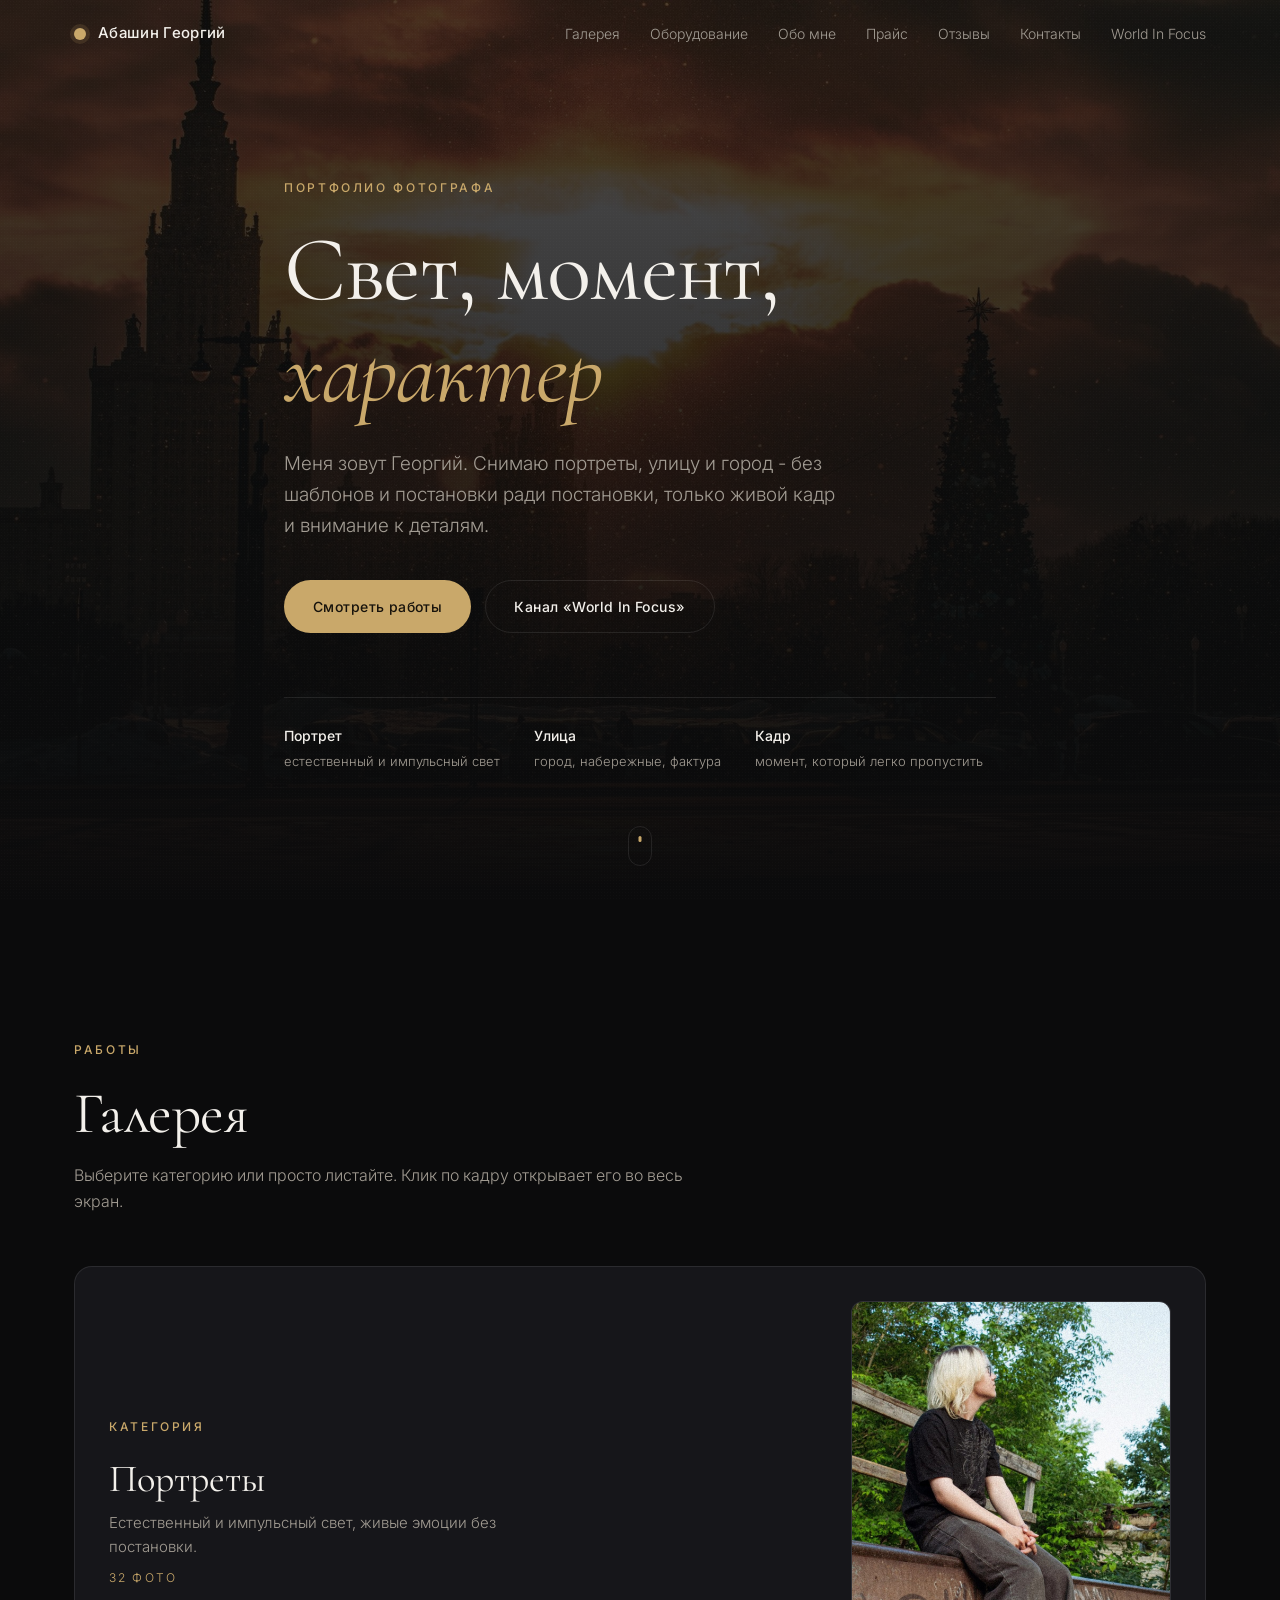
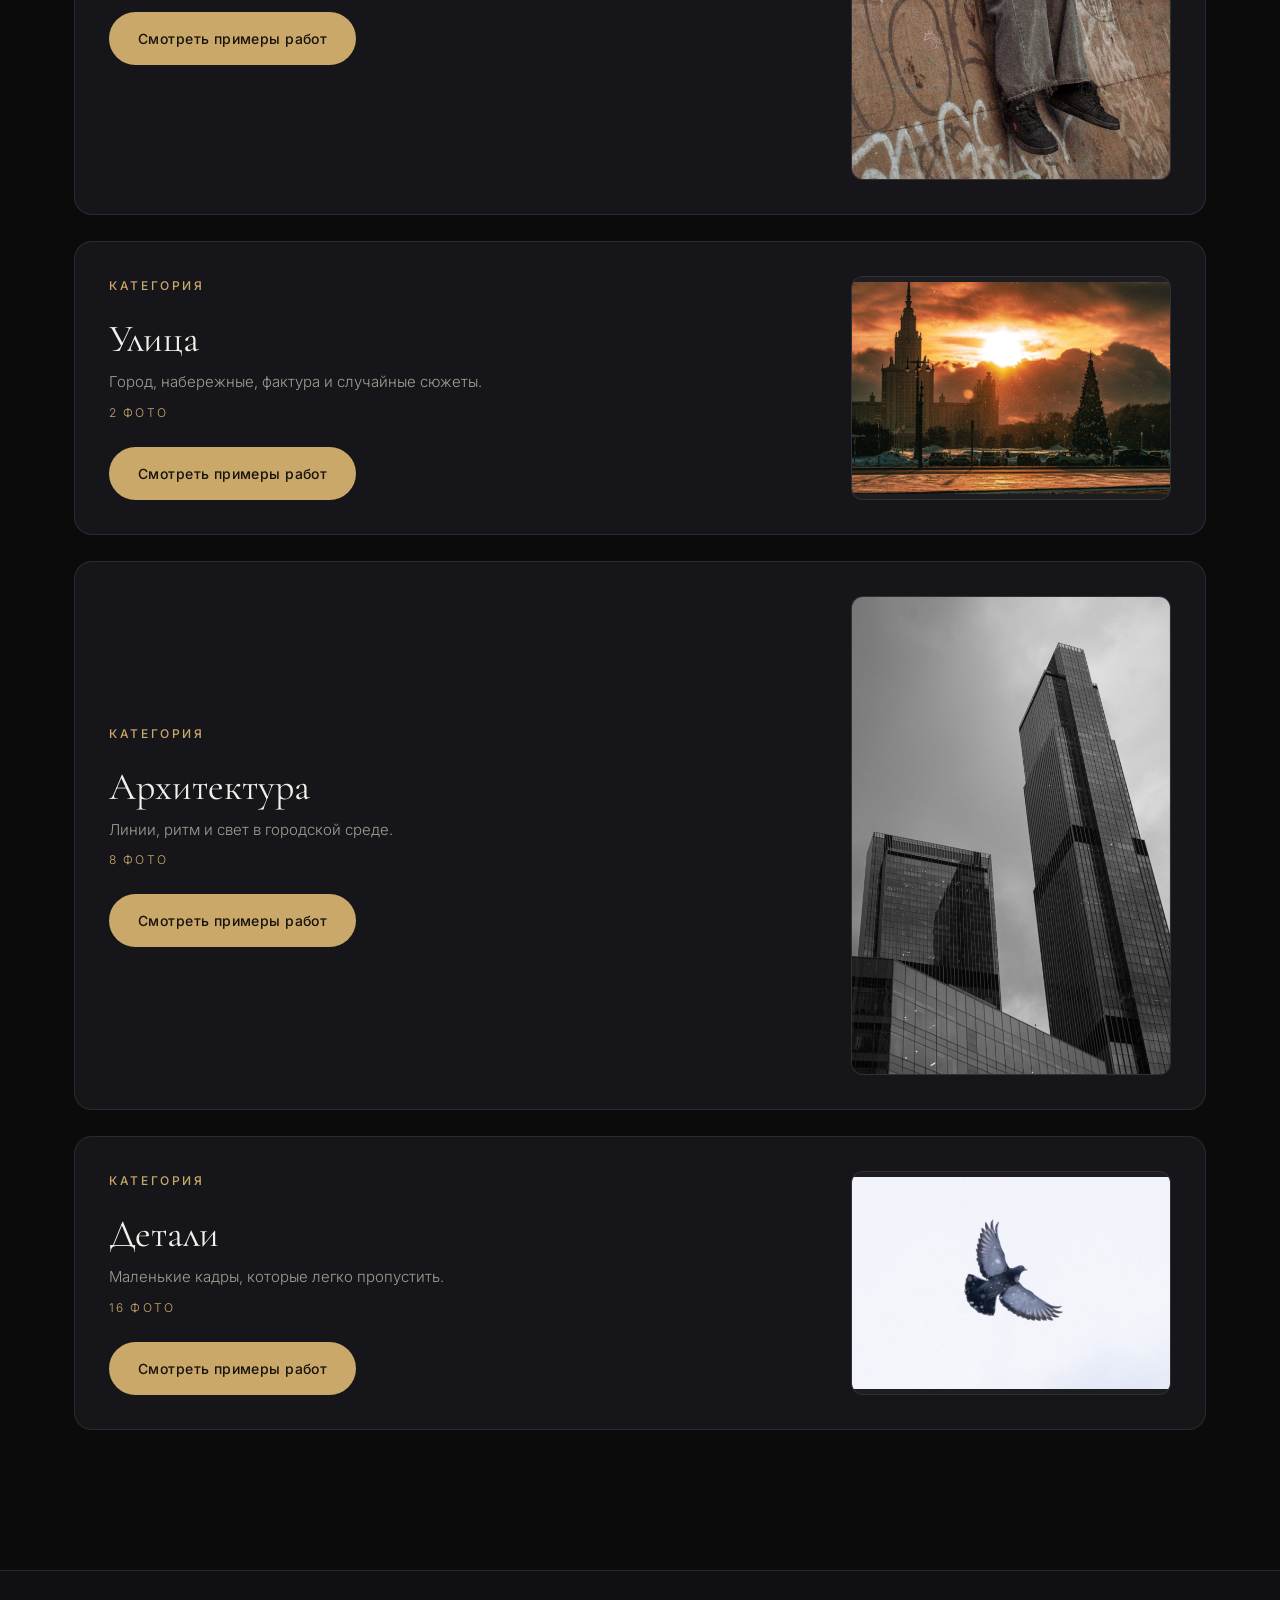
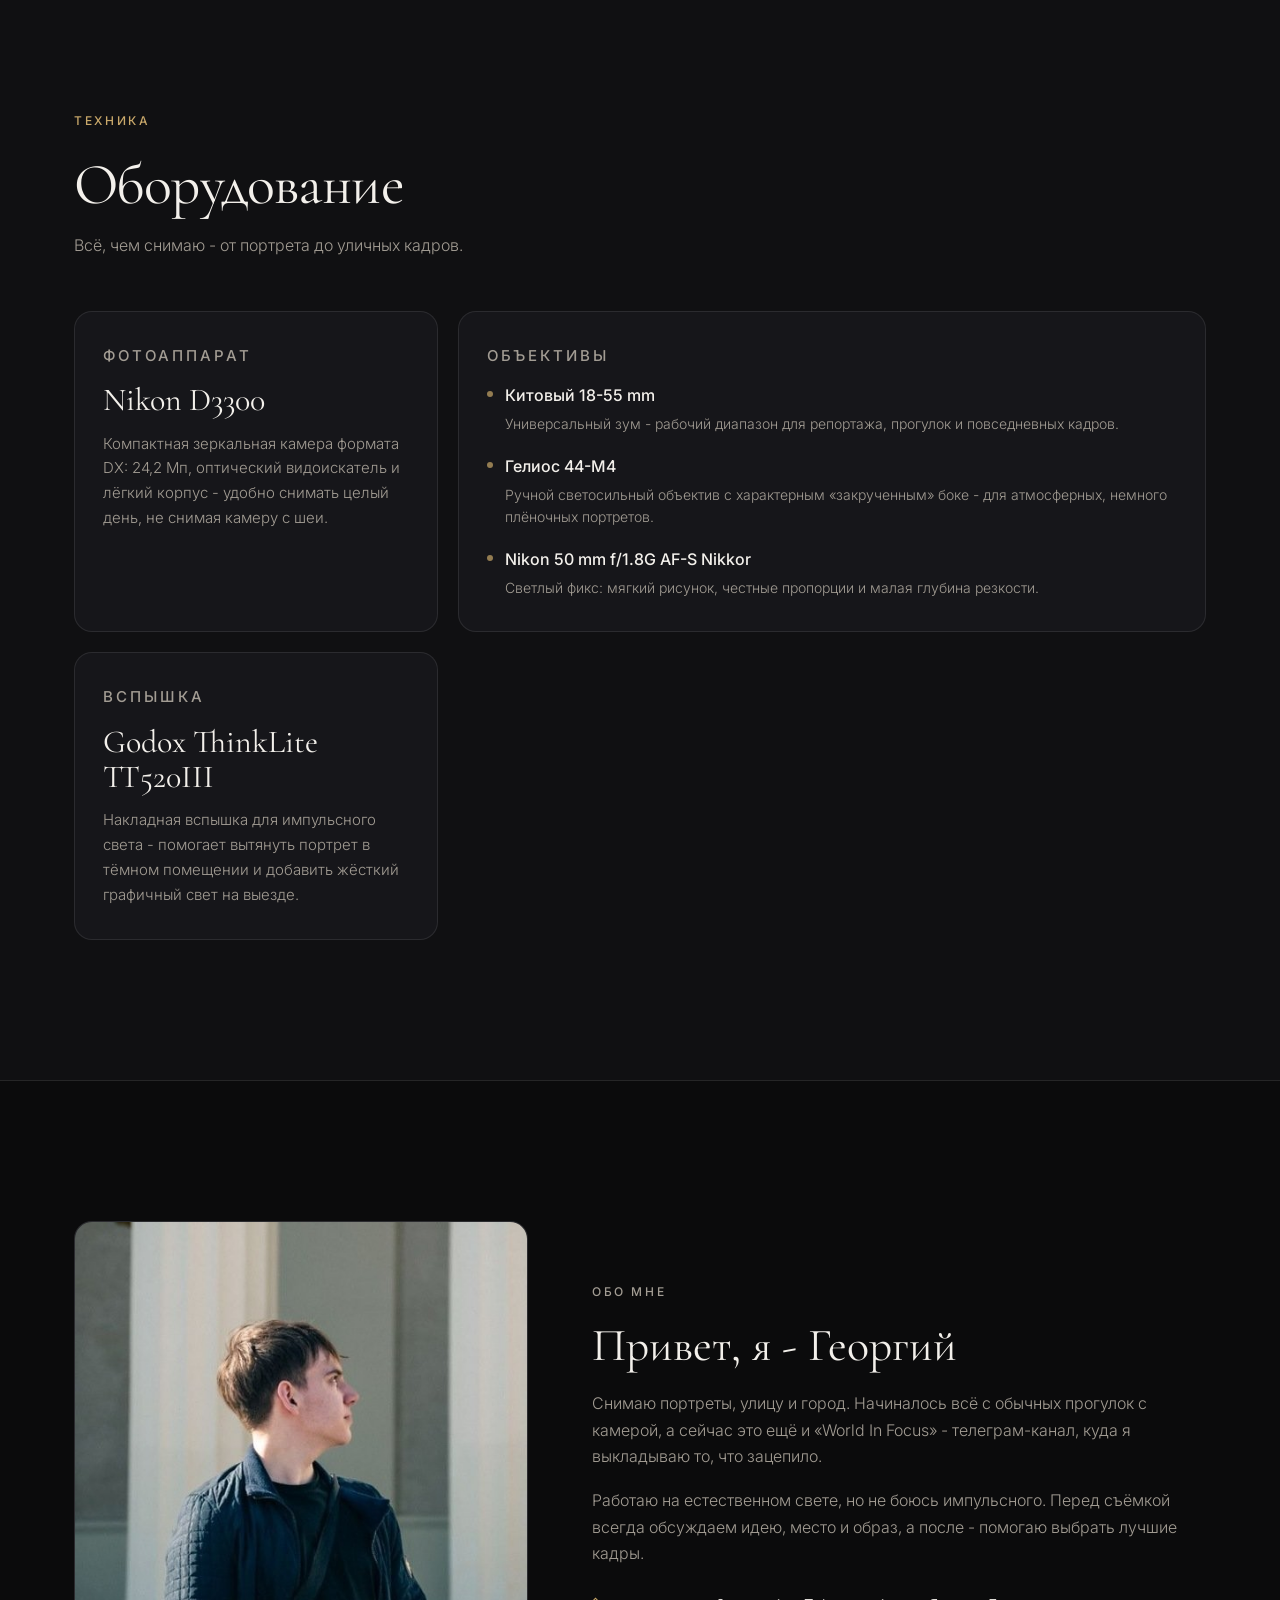
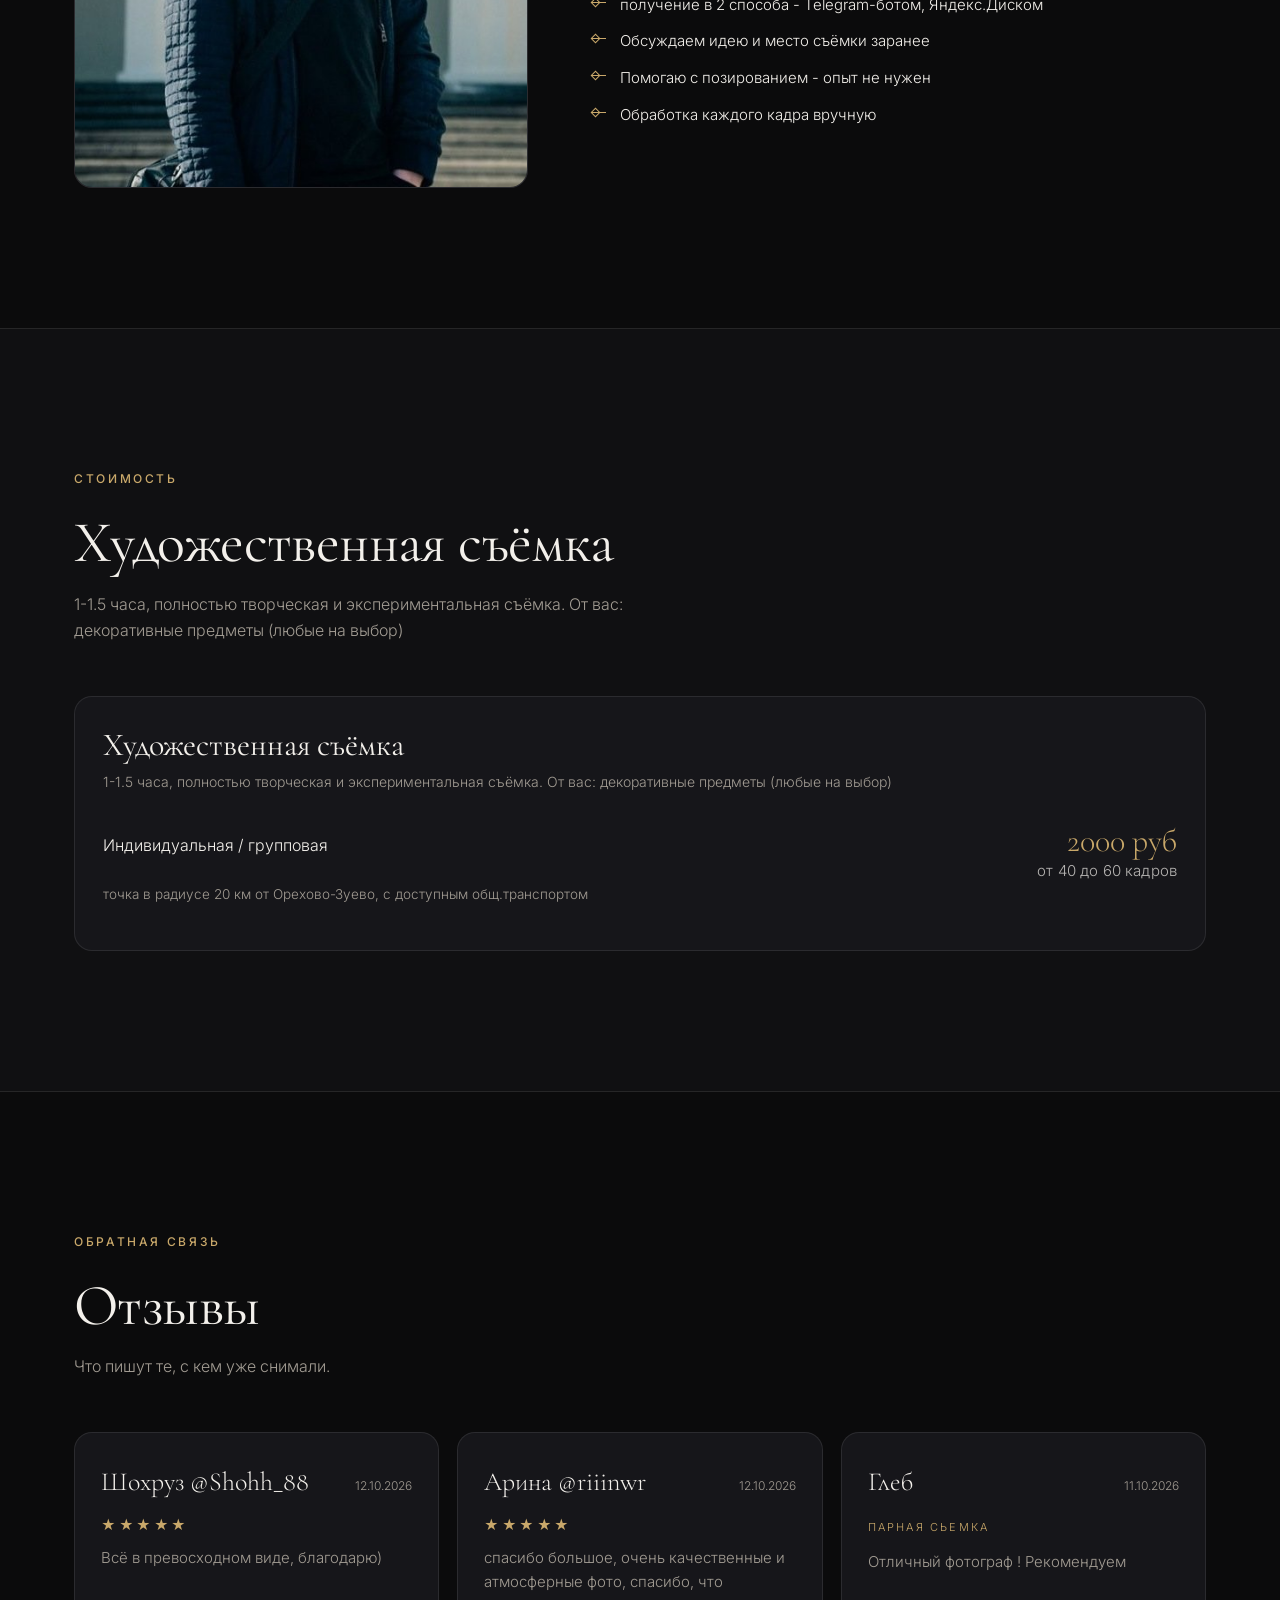
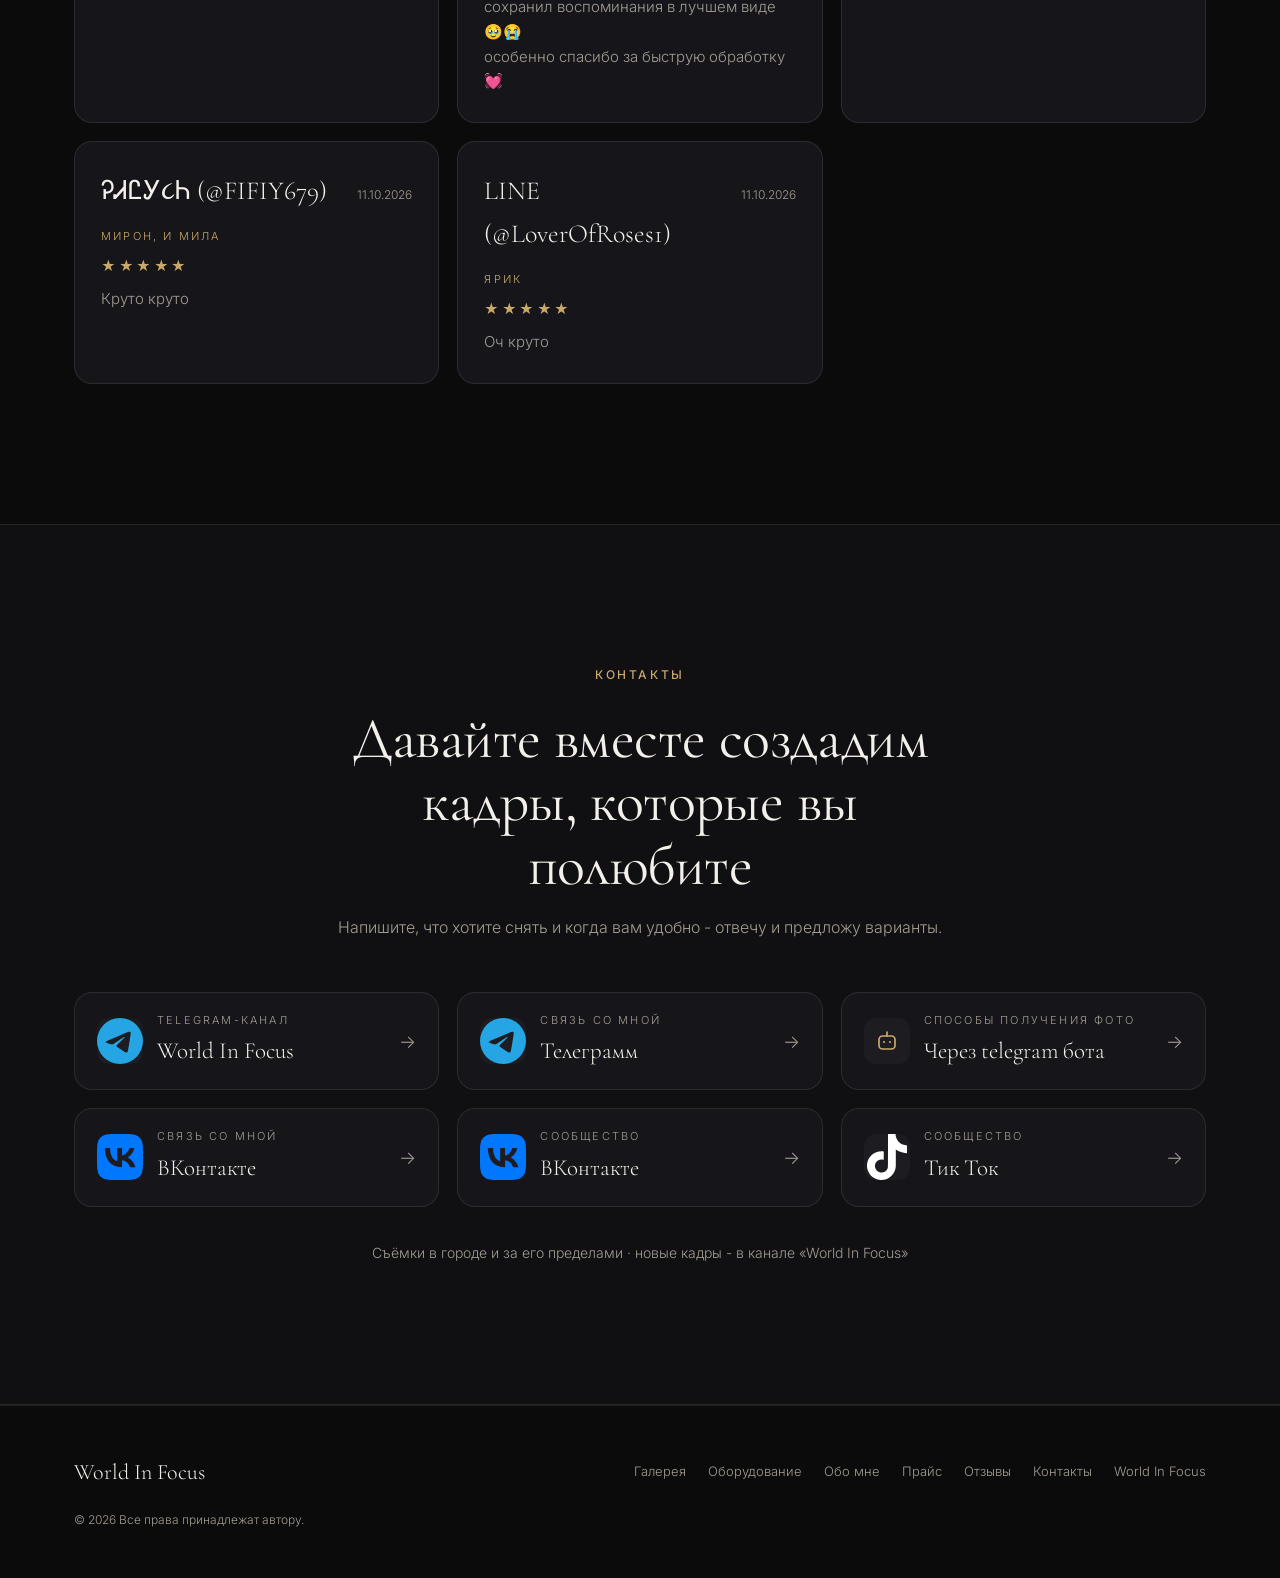
<file: index.html>
<!DOCTYPE html>
<html lang="ru">
<head>
<meta charset="utf-8">
<meta name="viewport" content="width=device-width, initial-scale=1">
<title>World In Focus - фотограф Георгий Абашин, Орехово-Зуево</title>
<meta name="description" content="Абашин Георгий (World In Focus) - фотограф в Орехово-Зуево и Московской области. Портреты, улица и город на естественном свете. Портфолио, прайс и отзывы клиентов.">
<meta name="author" content="Абашин Георгий">
<meta name="robots" content="index, follow">
<meta name="theme-color" content="#0b0b0c">
<link rel="canonical" href="https://worldinfocus.ru/">
<!-- Анимации появления включаются только когда работает JS:
     без него весь контент сразу виден. -->
<script>document.documentElement.classList.add("js");</script>
<meta property="og:type" content="website">
<meta property="og:title" content="World In Focus - фотограф Георгий Абашин, Орехово-Зуево">
<meta property="og:description" content="Портреты, улица и город. Фотограф Георгий Абашин, Орехово-Зуево.">
<meta property="og:image" content="images/hero.jpg">
<meta property="og:url" content="https://worldinfocus.ru/">
<meta property="og:locale" content="ru_RU">
<meta property="og:site_name" content="World In Focus">
<link rel="icon" href="favicon.svg" type="image/svg+xml">
<link rel="preconnect" href="https://fonts.googleapis.com">
<link rel="preconnect" href="https://fonts.gstatic.com" crossorigin>
<link href="https://fonts.googleapis.com/css2?family=Cormorant+Garamond:ital,wght@0,300;0,400;0,600;1,300;1,400&family=Inter:wght@300;400;500;600&display=swap" rel="stylesheet">
<link rel="stylesheet" href="css/style.css">
<script type="application/ld+json">
{
  "@context": "https://schema.org",
  "@graph": [
    {
      "@type": "Person",
      "@id": "https://worldinfocus.ru/#person",
      "name": "Абашин Георгий",
      "jobTitle": "Фотограф",
      "url": "https://worldinfocus.ru/",
      "sameAs": [
        "https://t.me/dikiykadr",
        "https://t.me/CorruptMemory"
      ]
    },
    {
      "@type": [
        "LocalBusiness",
        "ProfessionalService"
      ],
      "@id": "https://worldinfocus.ru/#business",
      "name": "World In Focus",
      "description": "Абашин Георгий (World In Focus) - фотограф в Орехово-Зуево и Московской области. Портреты, улица и город на естественном свете. Портфолио, прайс и отзывы клиентов.",
      "image": "images/hero.jpg",
      "url": "https://worldinfocus.ru/",
      "founder": {
        "@id": "https://worldinfocus.ru/#person"
      },
      "areaServed": "Орехово-Зуево",
      "address": {
        "@type": "PostalAddress",
        "addressLocality": "Орехово-Зуево",
        "addressRegion": "Московская область",
        "addressCountry": "RU"
      }
    }
  ]
}
</script>
</head>
<body>

<a class="skip-link" href="#gallery">Перейти к галерее</a>

<header class="site-header" id="top">
  <div class="wrap header-inner">
    <a class="brand" href="#top">
      <span class="brand-mark" aria-hidden="true"></span>
      <span class="brand-text">Абашин Георгий</span>
    </a>

    <button class="nav-toggle" id="nav-toggle" aria-label="Открыть меню" aria-expanded="false" aria-controls="nav">
      <span></span><span></span><span></span>
    </button>

    <nav class="nav" id="nav">
      <a href="#gallery">Галерея</a>
      <a href="#gear">Оборудование</a>
      <a href="#about">Обо мне</a>
      <a href="#price">Прайс</a>
      <a href="#reviews">Отзывы</a>
      <a href="#contact">Контакты</a>
      <a href="https://t.me/dikiykadr" target="_blank" rel="noopener">World In Focus</a>
    </nav>
  </div>
</header>

<main>

  <!-- ================= HERO ================= -->
  <section class="hero" id="hero">
    <div class="hero-media" aria-hidden="true"></div>
    <div class="wrap hero-inner">
      <p class="eyebrow reveal">Портфолио фотографа</p>
      <h1 class="reveal">Свет, момент,<br><em>характер</em></h1>
      <p class="hero-sub reveal">
        Меня зовут Георгий. Снимаю портреты, улицу и город - без шаблонов и постановки ради постановки, только живой кадр и внимание к деталям.
      </p>
      <div class="hero-actions reveal">
        <a class="btn btn-primary" href="#gallery">Смотреть работы</a>
        <a class="btn btn-ghost" href="https://t.me/dikiykadr" target="_blank" rel="noopener">Канал «World In Focus»</a>
      </div>
      <ul class="hero-facts reveal">
        <li><strong>Портрет</strong><span>естественный и импульсный свет</span></li>
        <li><strong>Улица</strong><span>город, набережные, фактура</span></li>
        <li><strong>Кадр</strong><span>момент, который легко пропустить</span></li>
      </ul>
    </div>
    <a class="hero-scroll" href="#gallery" aria-label="Вниз к галерее"><span></span></a>
  </section>

  <!-- ================= GALLERY ================= -->
  <section class="section" id="gallery">
    <div class="wrap">
      <header class="section-head">
        <p class="eyebrow">Работы</p>
        <h2>Галерея</h2>
        <p class="section-sub">Выберите категорию или просто листайте. Клик по кадру открывает его во весь экран.</p>
      </header>

      <div class="cat-list">
        <article class="cat-card reveal">
          <div class="cat-text">
            <p class="eyebrow">Категория</p>
            <h3>Портреты</h3>
            <p class="cat-sub">Естественный и импульсный свет, живые эмоции без постановки.</p>
            <p class="cat-count">32 фото</p>
            <a class="btn btn-primary" href="portraits.html">Смотреть примеры работ</a>
          </div>
          <a class="cat-cover" href="portraits.html"><img src="images/work-01.jpg" alt="Портрет на скейт-рампе" loading="eager" decoding="async"></a>
        </article>
        <article class="cat-card reveal">
          <div class="cat-text">
            <p class="eyebrow">Категория</p>
            <h3>Улица</h3>
            <p class="cat-sub">Город, набережные, фактура и случайные сюжеты.</p>
            <p class="cat-count">2 фото</p>
            <a class="btn btn-primary" href="street.html">Смотреть примеры работ</a>
          </div>
          <a class="cat-cover" href="street.html"><img src="images/work-05.jpg" alt="Закат над Москвой" loading="eager" decoding="async"></a>
        </article>
        <article class="cat-card reveal">
          <div class="cat-text">
            <p class="eyebrow">Категория</p>
            <h3>Архитектура</h3>
            <p class="cat-sub">Линии, ритм и свет в городской среде.</p>
            <p class="cat-count">8 фото</p>
            <a class="btn btn-primary" href="architecture.html">Смотреть примеры работ</a>
          </div>
          <a class="cat-cover" href="architecture.html"><img src="images/work-14.jpg" alt="Московская архитектура" loading="eager" decoding="async"></a>
        </article>
        <article class="cat-card reveal">
          <div class="cat-text">
            <p class="eyebrow">Категория</p>
            <h3>Детали</h3>
            <p class="cat-sub">Маленькие кадры, которые легко пропустить.</p>
            <p class="cat-count">16 фото</p>
            <a class="btn btn-primary" href="details.html">Смотреть примеры работ</a>
          </div>
          <a class="cat-cover" href="details.html"><img src="images/work-07.jpg" alt="Голубь в полёте" loading="eager" decoding="async"></a>
        </article>
      </div>
    </div>
  </section>

  <!-- ================= GEAR ================= -->
  <section class="section section-alt" id="gear">
    <div class="wrap">
      <header class="section-head">
        <p class="eyebrow">Техника</p>
        <h2>Оборудование</h2>
        <p class="section-sub">Всё, чем снимаю - от портрета до уличных кадров.</p>
      </header>

      <div class="gear-grid">
        <article class="gear-card reveal">
          <p class="gear-label">Фотоаппарат</p>
          <h3>Nikon D3300</h3>
          <p>Компактная зеркальная камера формата DX: 24,2 Мп, оптический видоискатель и лёгкий корпус - удобно снимать целый день, не снимая камеру с шеи.</p>
        </article>

        <article class="gear-card gear-card-wide reveal">
          <p class="gear-label">Объективы</p>
          <ul class="gear-list">
            <li>
              <strong>Китовый 18-55 mm</strong>
              <span>Универсальный зум - рабочий диапазон для репортажа, прогулок и повседневных кадров.</span>
            </li>
            <li>
              <strong>Гелиос 44-М4</strong>
              <span>Ручной светосильный объектив с характерным «закрученным» боке - для атмосферных, немного плёночных портретов.</span>
            </li>
            <li>
              <strong>Nikon 50 mm f/1.8G AF-S Nikkor</strong>
              <span>Светлый фикс: мягкий рисунок, честные пропорции и малая глубина резкости.</span>
            </li>
          </ul>
        </article>

        <article class="gear-card reveal">
          <p class="gear-label">Вспышка</p>
          <h3>Godox ThinkLite TT520III</h3>
          <p>Накладная вспышка для импульсного света - помогает вытянуть портрет в тёмном помещении и добавить жёсткий графичный свет на выезде.</p>
        </article>
      </div>
    </div>
  </section>

  <!-- ================= ABOUT ================= -->
  <section class="section" id="about">
    <div class="wrap about-grid">
      <div class="about-media reveal">
        <img src="images/portrait.jpg" alt="Фотограф World In Focus" data-fallback>
      </div>
      <div class="about-text reveal">
        <p class="eyebrow">Обо мне</p>
        <h2>Привет, я - Георгий</h2>
        <p>Снимаю портреты, улицу и город. Начиналось всё с обычных прогулок с камерой, а сейчас это ещё и «World In Focus» - телеграм-канал, куда я выкладываю то, что зацепило.</p>
        <p>Работаю на естественном свете, но не боюсь импульсного. Перед съёмкой всегда обсуждаем идею, место и образ, а после - помогаю выбрать лучшие кадры.</p>
        <ul class="about-points">
          <li>получение в 2 способа -  Telegram-ботом, Яндекс.Диском</li>
          <li>Обсуждаем идею и место съёмки заранее</li>
          <li>Помогаю с позированием - опыт не нужен</li>
          <li>Обработка каждого кадра вручную</li>
        </ul>
      </div>
    </div>
  </section>


  <!-- ================= PRICE ================= -->
  <section class="section section-alt" id="price">
    <div class="wrap">
      <header class="section-head">
        <p class="eyebrow">Стоимость</p>
        <h2>Художественная съёмка</h2>
        <p class="section-sub">1-1.5 часа, полностью творческая и экспериментальная съёмка. От вас: декоративные предметы (любые на выбор)</p>
      </header>

      <div class="price-grid">
        <article class="price-card reveal">
          <h3>Художественная съёмка</h3>
          <p class="price-card-sub">1-1.5 часа, полностью творческая и экспериментальная съёмка. От вас: декоративные предметы (любые на выбор)</p>
          <ul class="price-list">
            <li class="price-row">
              <span class="price-name">Индивидуальная / групповая</span>
              <span class="price-value">2000 руб<em>от 40 до 60 кадров</em></span>
              <span class="price-note">точка в радиусе 20 км от Орехово-Зуево, с доступным общ.транспортом</span>
            </li>
          </ul>
        </article>
      </div>
    </div>
  </section>

  <!-- ================= REVIEWS ================= -->
  <section class="section" id="reviews">
    <div class="wrap">
      <header class="section-head">
        <p class="eyebrow">Обратная связь</p>
        <h2>Отзывы</h2>
        <p class="section-sub">Что пишут те, с кем уже снимали.</p>
      </header>

      <div class="reviews-grid" id="reviews-grid">
        <article class="review reveal">
          <header class="review-head">
            <span class="review-name">Шохруз @Shohh_88</span>
            <span class="review-date">12.10.2026</span>
          </header>
          <p class="review-stars" aria-label="Оценка 5 из 5"><span class="review-stars-on">★★★★★</span><span class="review-stars-off"></span></p>
          <p class="review-text">Всё в превосходном виде, благодарю)</p>
        </article>
        <article class="review reveal">
          <header class="review-head">
            <span class="review-name">Арина @riiinwr</span>
            <span class="review-date">12.10.2026</span>
          </header>
          <p class="review-stars" aria-label="Оценка 5 из 5"><span class="review-stars-on">★★★★★</span><span class="review-stars-off"></span></p>
          <p class="review-text">спасибо большое, очень качественные и атмосферные фото, спасибо, что сохранил воспоминания в лучшем виде 🥹😭
особенно спасибо за быструю обработку 💓</p>
        </article>
        <article class="review reveal">
          <header class="review-head">
            <span class="review-name">ᎮᏗᏝᎩ૮Ꮒ (@FIFIY679)</span>
            <span class="review-date">11.10.2026</span>
          </header>
          <p class="review-series">Мирон, и Мила</p>
          <p class="review-stars" aria-label="Оценка 5 из 5"><span class="review-stars-on">★★★★★</span><span class="review-stars-off"></span></p>
          <p class="review-text">Круто круто</p>
        </article>
        <article class="review reveal">
          <header class="review-head">
            <span class="review-name">LINE (@LoverOfRoses1)</span>
            <span class="review-date">11.10.2026</span>
          </header>
          <p class="review-series">Ярик</p>
          <p class="review-stars" aria-label="Оценка 5 из 5"><span class="review-stars-on">★★★★★</span><span class="review-stars-off"></span></p>
          <p class="review-text">Оч круто</p>
        </article>
        <article class="review reveal">
          <header class="review-head">
            <span class="review-name">Глеб</span>
            <span class="review-date">11.10.2026</span>
          </header>
          <p class="review-series">Парная сьемка</p>
          <p class="review-text">Отличный фотограф ! Рекомендуем</p>
        </article>
      </div>
      <p class="reviews-empty" id="reviews-empty" hidden>Отзывов пока нет, но они появятся здесь после первых съёмок.</p>

    </div>
  </section>

  <!-- ================= CONTACT ================= -->
  <section class="section section-alt" id="contact">
    <div class="wrap">
      <header class="section-head section-head-center">
        <p class="eyebrow">Контакты</p>
        <h2>Давайте вместе создадим кадры, которые вы полюбите</h2>
        <p class="section-sub">Напишите, что хотите снять и когда вам удобно - отвечу и предложу варианты.</p>
      </header>

      <div class="contact-grid">
        <a class="contact-card reveal" href="https://t.me/dikiykadr" target="_blank" rel="noopener">
          <img class="contact-icon is-telegram" src="images/icons/brand-telegram.svg" alt="">
          <span class="contact-body">
            <span class="contact-label">Telegram-канал</span>
            <span class="contact-value">World In Focus</span>
          </span>
          <span class="contact-arrow" aria-hidden="true">→</span>
        </a>
        <a class="contact-card reveal" href="https://t.me/CorruptMemory" target="_blank" rel="noopener">
          <img class="contact-icon is-telegram" src="images/icons/brand-telegram.svg" alt="">
          <span class="contact-body">
            <span class="contact-label">Связь со мной</span>
            <span class="contact-value">Телеграмм</span>
          </span>
          <span class="contact-arrow" aria-hidden="true">→</span>
        </a>
        <a class="contact-card reveal" href="https://t.me/photoVidatcha_bot" target="_blank" rel="noopener">
          <span class="contact-icon contact-icon-bot" aria-hidden="true"><svg viewBox="0 0 24 24" fill="none" stroke="currentColor" stroke-width="1.7" stroke-linecap="round" stroke-linejoin="round"><rect x="4" y="7" width="16" height="13" rx="3.5"/><path d="M12 3v4"/><circle cx="9" cy="13" r="1.1" fill="currentColor" stroke="none"/><circle cx="15" cy="13" r="1.1" fill="currentColor" stroke="none"/></svg></span>
          <span class="contact-body">
            <span class="contact-label">Способы получения фото</span>
            <span class="contact-value">Через telegram бота</span>
          </span>
          <span class="contact-arrow" aria-hidden="true">→</span>
        </a>
        <a class="contact-card reveal" href="https://vk.ru/CorruptMemory" target="_blank" rel="noopener">
          <img class="contact-icon is-vk" src="images/icons/brand-vk.svg" alt="">
          <span class="contact-body">
            <span class="contact-label">Связь со мной</span>
            <span class="contact-value">ВКонтакте</span>
          </span>
          <span class="contact-arrow" aria-hidden="true">→</span>
        </a>
        <a class="contact-card reveal" href="https://vk.ru/im/channels/-237018157" target="_blank" rel="noopener">
          <img class="contact-icon is-vk" src="images/icons/brand-vk.svg" alt="">
          <span class="contact-body">
            <span class="contact-label">Сообщество </span>
            <span class="contact-value">ВКонтакте </span>
          </span>
          <span class="contact-arrow" aria-hidden="true">→</span>
        </a>
        <a class="contact-card reveal" href="https://www.tiktok.com/@kadr.life?is_from_webapp=1&amp;sender_device=pc" target="_blank" rel="noopener">
          <img class="contact-icon is-tiktok" src="images/icons/brand-tiktok.svg" alt="">
          <span class="contact-body">
            <span class="contact-label">Сообщество</span>
            <span class="contact-value">Тик Ток</span>
          </span>
          <span class="contact-arrow" aria-hidden="true">→</span>
        </a>
      </div>

      <p class="contact-note reveal">Съёмки в городе и за его пределами · новые кадры - в канале «World In Focus»</p>
    </div>
  </section>

</main>

<footer class="site-footer">
  <div class="wrap footer-inner">
    <p class="footer-brand">World In Focus</p>
    <nav class="footer-nav">
      <a href="#gallery">Галерея</a>
      <a href="#gear">Оборудование</a>
      <a href="#about">Обо мне</a>
      <a href="#price">Прайс</a>
      <a href="#reviews">Отзывы</a>
      <a href="#contact">Контакты</a>
      <a href="https://t.me/dikiykadr" target="_blank" rel="noopener">World In Focus</a>
    </nav>
    <p class="footer-copy">© <span id="year">2025</span> Все права принадлежат автору.</p>
  </div>
</footer>

<script src="js/gallery-data.js"></script>
<script src="js/reviews.js"></script>
<script src="js/reviews-bot.js"></script>
<script src="js/site.js"></script>
<script src="js/lightbox.js"></script>

</body>
</html>
</file>
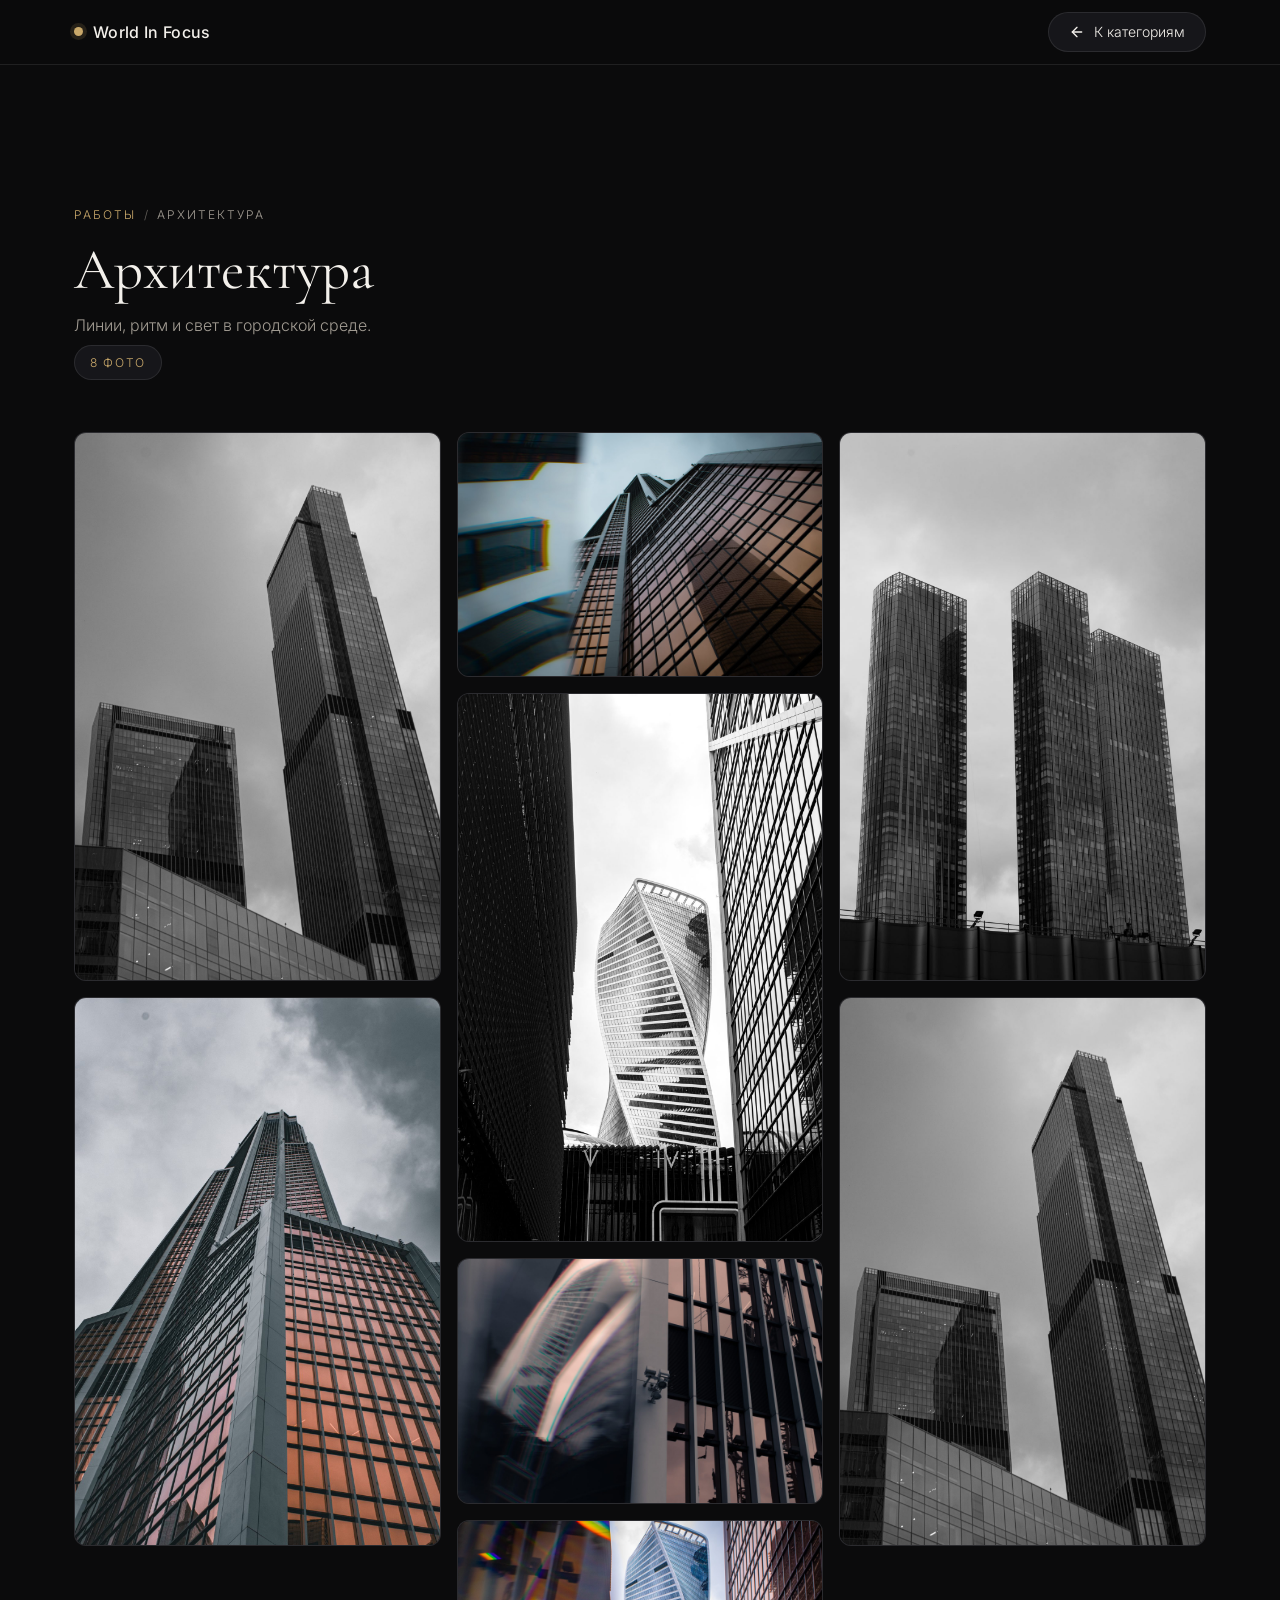
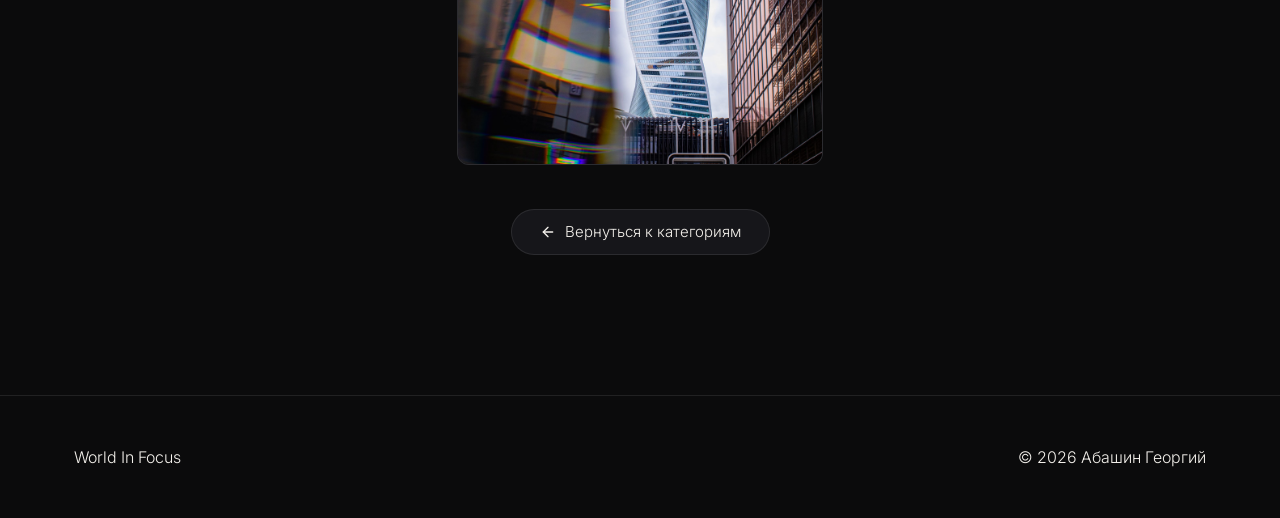
<file: architecture.html>
<!DOCTYPE html>
<html lang="ru">
<head>
<meta charset="utf-8">
<meta name="viewport" content="width=device-width, initial-scale=1, viewport-fit=cover">
<meta name="theme-color" content="#0b0b0c">
<title>Архитектура - фотограф Абашин Георгий, Орехово-Зуево</title>
<meta name="description" content="Линии, ритм и свет в городской среде.">
<meta name="robots" content="index, follow">
<link rel="canonical" href="https://worldinfocus.ru/architecture.html">
<meta property="og:type" content="website">
<meta property="og:title" content="Архитектура - фотограф Абашин Георгий, Орехово-Зуево">
<meta property="og:description" content="Линии, ритм и свет в городской среде.">
<meta property="og:url" content="https://worldinfocus.ru/architecture.html">
<meta property="og:locale" content="ru_RU">
<link rel="icon" href="favicon.svg" type="image/svg+xml">
<link rel="preconnect" href="https://fonts.googleapis.com">
<link rel="preconnect" href="https://fonts.gstatic.com" crossorigin>
<link href="https://fonts.googleapis.com/css2?family=Cormorant+Garamond:ital,wght@0,300;0,400;0,600;1,300;1,400&family=Inter:wght@300;400;500;600&display=swap" rel="stylesheet">
<link rel="stylesheet" href="css/style.css">
<script type="application/ld+json">
{
  "@context": "https://schema.org",
  "@type": "CollectionPage",
  "name": "Архитектура",
  "description": "Линии, ритм и свет в городской среде.",
  "url": "https://worldinfocus.ru/architecture.html",
  "isPartOf": {
    "@id": "https://worldinfocus.ru/#business"
  },
  "numberOfItems": 8
}
</script>
</head>
<body>

<header class="cat-topbar">
  <div class="wrap">
    <a class="cat-brand" href="index.html">
      <span class="brand-dot" aria-hidden="true"></span>World In Focus
    </a>
    <a class="btn-back" href="index.html#gallery"><svg viewBox="0 0 24 24" fill="none" stroke="currentColor" stroke-width="2" stroke-linecap="round" stroke-linejoin="round" aria-hidden="true"><path d="M19 12H5"/><path d="M12 19l-7-7 7-7"/></svg><span class="btn-back-text">К категориям</span></a>
  </div>
</header>

<main>
  <section class="section">
    <div class="wrap">
      <header class="section-head">
        <nav class="cat-crumbs" aria-label="Навигация">
          <a href="index.html#gallery">Работы</a>
          <span class="sep" aria-hidden="true">/</span>
          <span class="current">Архитектура</span>
        </nav>
        <h1 class="cat-title">Архитектура</h1>
        <p class="section-sub">Линии, ритм и свет в городской среде.</p>
        <p class="cat-meta">8 фото</p>
      </header>
        <div class="cat-grid">
          <figure class="cat-thumb"><img src="images/work-14.jpg" alt="Московская архитектура" width="1200" height="1800" loading="lazy" decoding="async"></figure>
          <figure class="cat-thumb"><img src="images/work-25.jpg" alt="DSC7367" width="1200" height="1800" loading="lazy" decoding="async"></figure>
          <figure class="cat-thumb"><img src="images/work-27.jpg" alt="DSC7376" width="1800" height="1200" loading="lazy" decoding="async"></figure>
          <figure class="cat-thumb"><img src="images/work-28.jpg" alt="DSC7379" width="1200" height="1800" loading="lazy" decoding="async"></figure>
          <figure class="cat-thumb"><img src="images/work-30.jpg" alt="DSC7381" width="1800" height="1200" loading="lazy" decoding="async"></figure>
          <figure class="cat-thumb"><img src="images/work-31.jpg" alt="DSC7382" width="1800" height="1200" loading="lazy" decoding="async"></figure>
          <figure class="cat-thumb"><img src="images/work-35.jpg" alt="DSC7384" width="1200" height="1800" loading="lazy" decoding="async"></figure>
          <figure class="cat-thumb"><img src="images/work-36.jpg" alt="DSC7390" width="1200" height="1800" loading="lazy" decoding="async"></figure>
        </div>
      <p class="cat-back"><a class="btn-back" href="index.html#gallery"><svg viewBox="0 0 24 24" fill="none" stroke="currentColor" stroke-width="2" stroke-linecap="round" stroke-linejoin="round" aria-hidden="true"><path d="M19 12H5"/><path d="M12 19l-7-7 7-7"/></svg><span class="btn-back-text">Вернуться к категориям</span></a></p>
    </div>
  </section>
</main>

<footer class="site-footer">
  <div class="wrap footer-inner">
    <span>World In Focus</span>
    <span>© 2026 Абашин Георгий</span>
  </div>
</footer>
<script src="js/lightbox.js"></script>

</body>
</html>
</file>
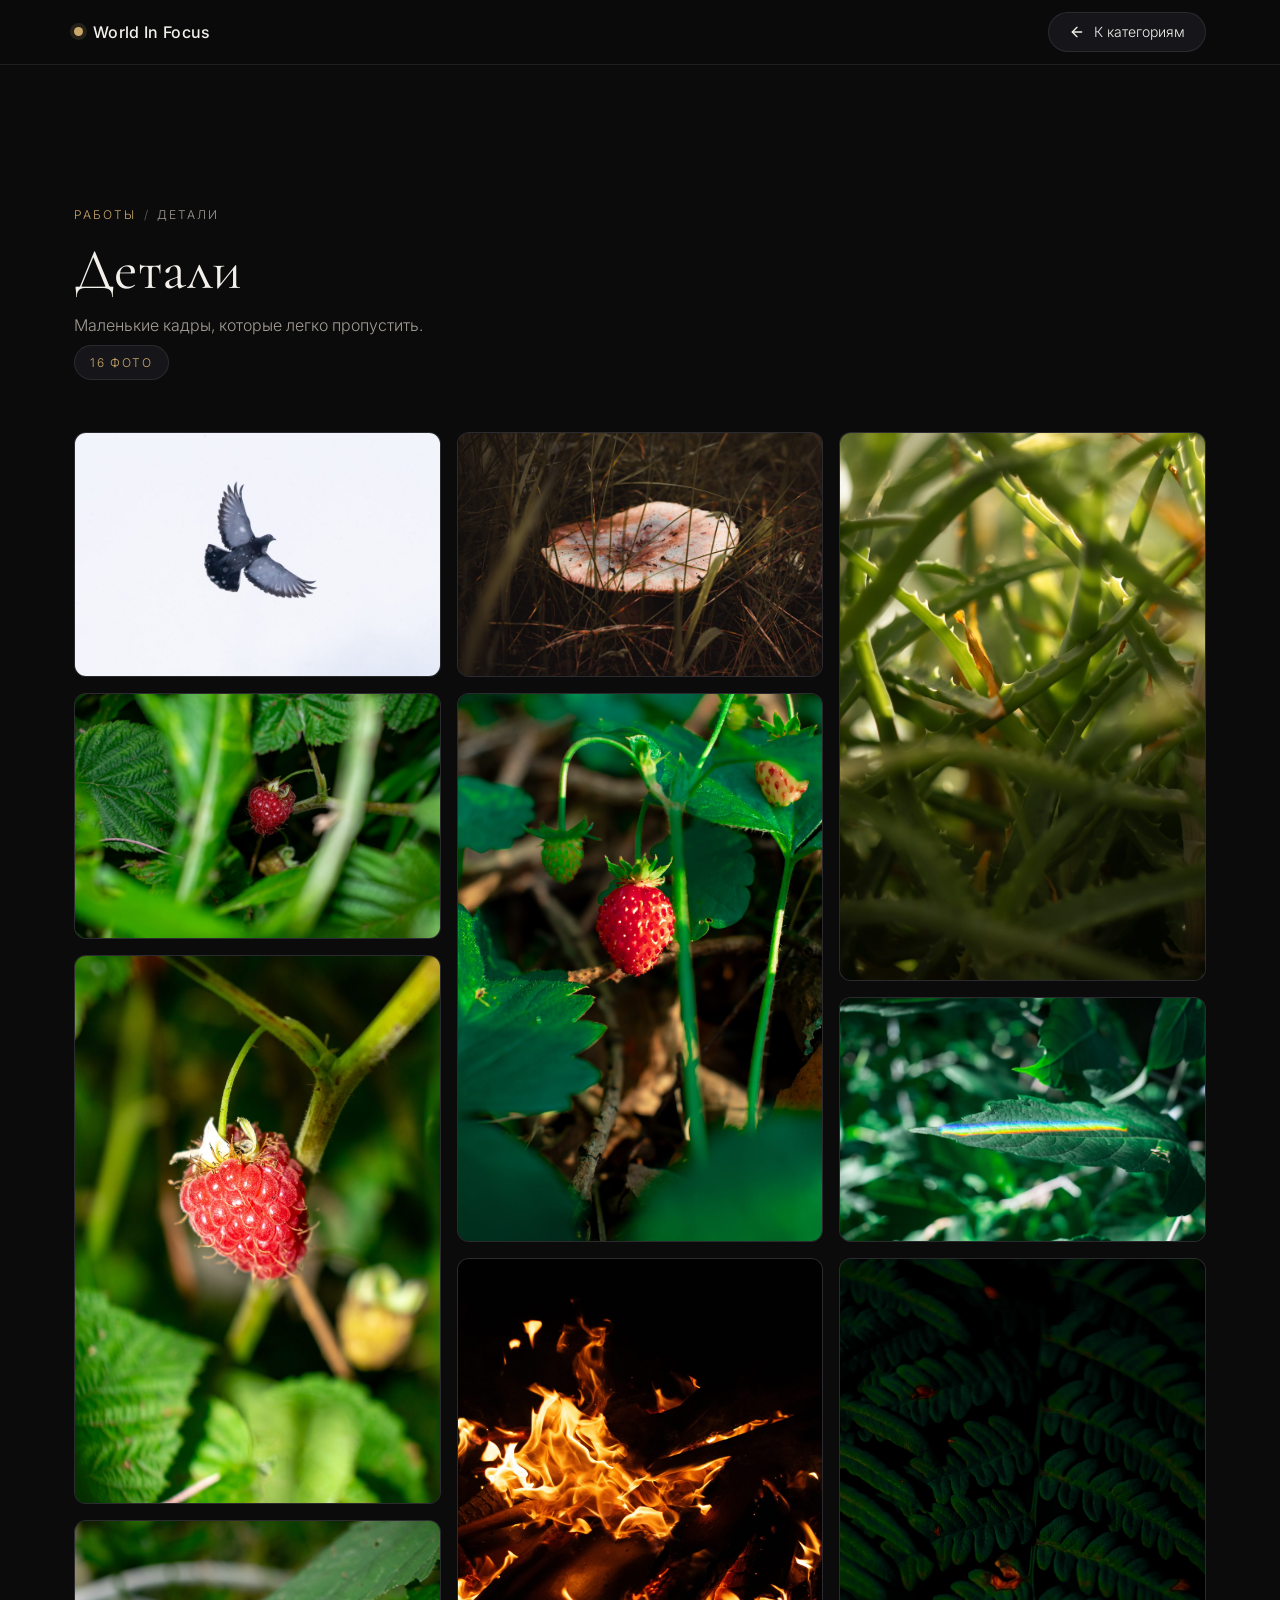
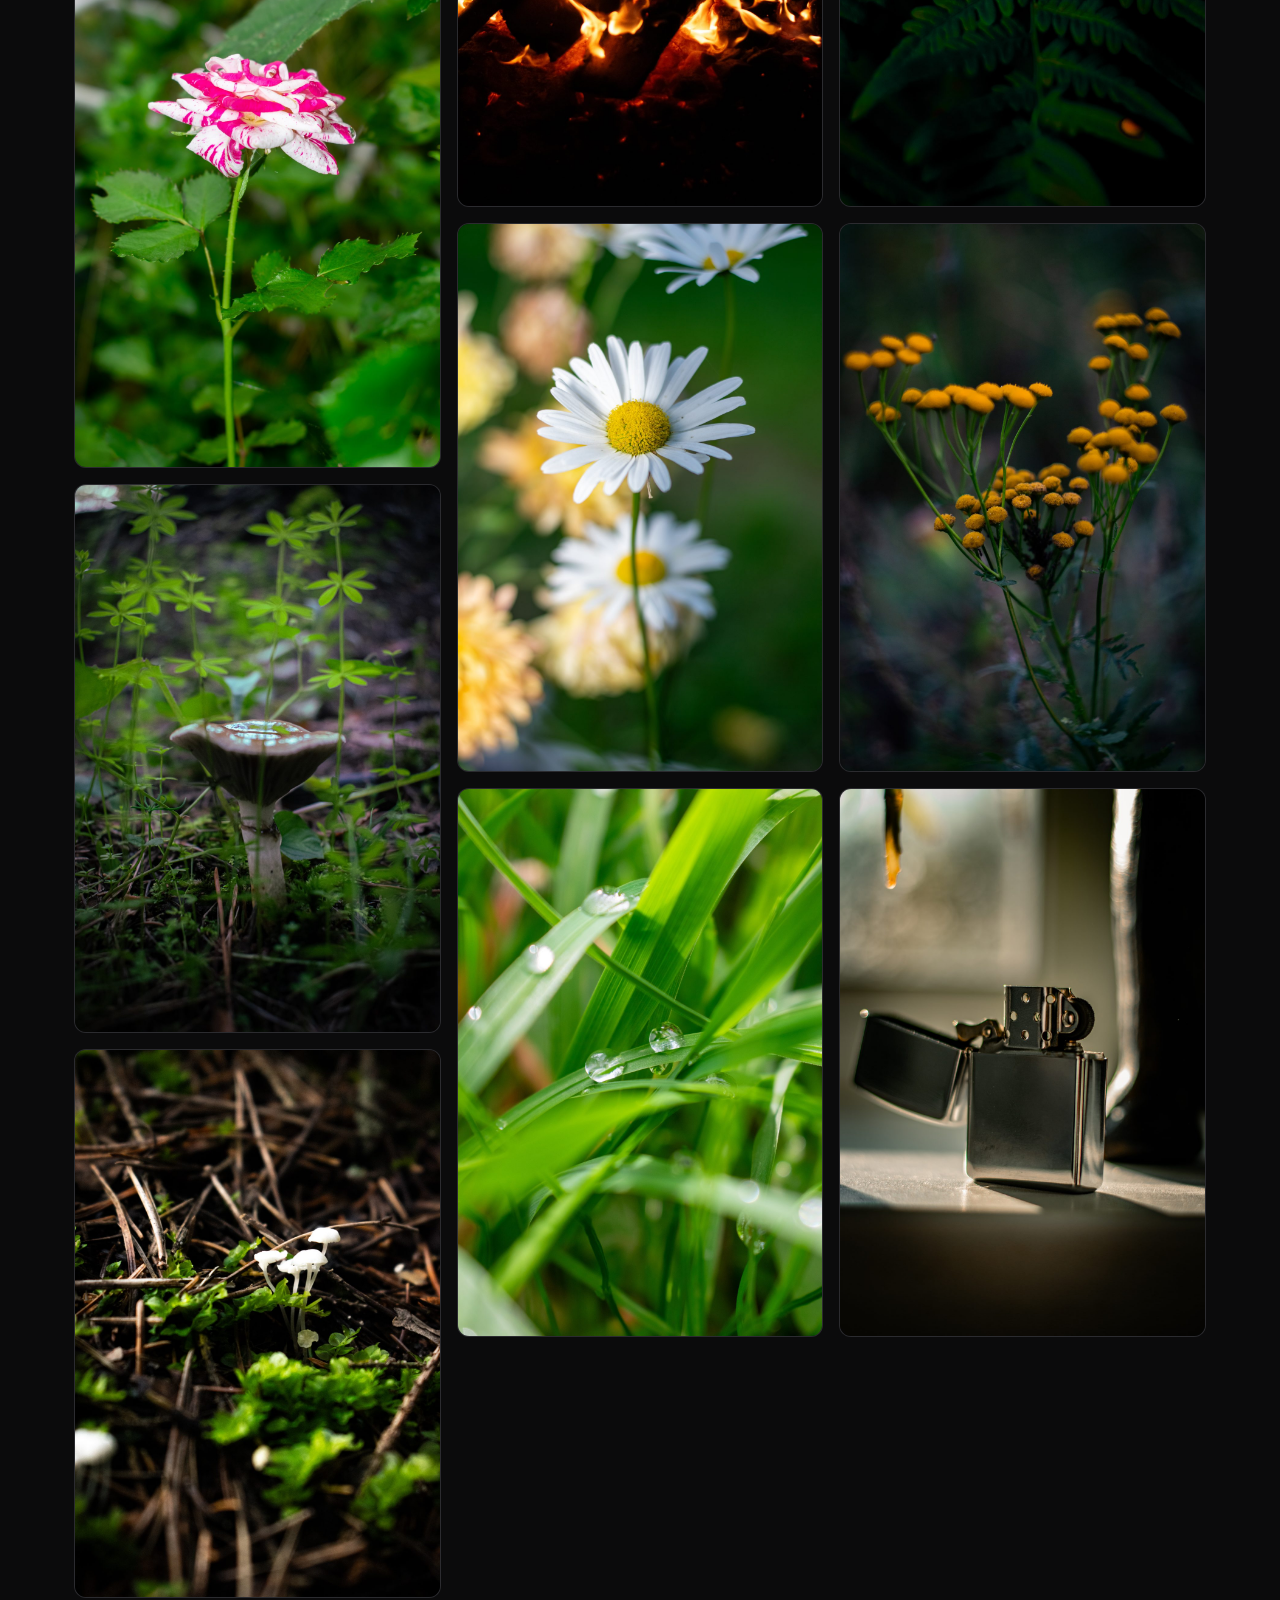
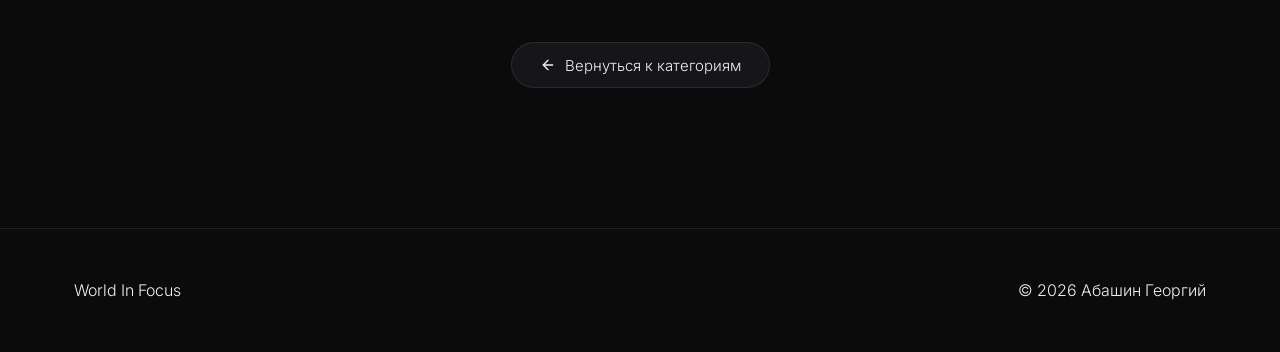
<file: details.html>
<!DOCTYPE html>
<html lang="ru">
<head>
<meta charset="utf-8">
<meta name="viewport" content="width=device-width, initial-scale=1, viewport-fit=cover">
<meta name="theme-color" content="#0b0b0c">
<title>Детали - фотограф Абашин Георгий, Орехово-Зуево</title>
<meta name="description" content="Маленькие кадры, которые легко пропустить.">
<meta name="robots" content="index, follow">
<link rel="canonical" href="https://worldinfocus.ru/details.html">
<meta property="og:type" content="website">
<meta property="og:title" content="Детали - фотограф Абашин Георгий, Орехово-Зуево">
<meta property="og:description" content="Маленькие кадры, которые легко пропустить.">
<meta property="og:url" content="https://worldinfocus.ru/details.html">
<meta property="og:locale" content="ru_RU">
<link rel="icon" href="favicon.svg" type="image/svg+xml">
<link rel="preconnect" href="https://fonts.googleapis.com">
<link rel="preconnect" href="https://fonts.gstatic.com" crossorigin>
<link href="https://fonts.googleapis.com/css2?family=Cormorant+Garamond:ital,wght@0,300;0,400;0,600;1,300;1,400&family=Inter:wght@300;400;500;600&display=swap" rel="stylesheet">
<link rel="stylesheet" href="css/style.css">
<script type="application/ld+json">
{
  "@context": "https://schema.org",
  "@type": "CollectionPage",
  "name": "Детали",
  "description": "Маленькие кадры, которые легко пропустить.",
  "url": "https://worldinfocus.ru/details.html",
  "isPartOf": {
    "@id": "https://worldinfocus.ru/#business"
  },
  "numberOfItems": 16
}
</script>
</head>
<body>

<header class="cat-topbar">
  <div class="wrap">
    <a class="cat-brand" href="index.html">
      <span class="brand-dot" aria-hidden="true"></span>World In Focus
    </a>
    <a class="btn-back" href="index.html#gallery"><svg viewBox="0 0 24 24" fill="none" stroke="currentColor" stroke-width="2" stroke-linecap="round" stroke-linejoin="round" aria-hidden="true"><path d="M19 12H5"/><path d="M12 19l-7-7 7-7"/></svg><span class="btn-back-text">К категориям</span></a>
  </div>
</header>

<main>
  <section class="section">
    <div class="wrap">
      <header class="section-head">
        <nav class="cat-crumbs" aria-label="Навигация">
          <a href="index.html#gallery">Работы</a>
          <span class="sep" aria-hidden="true">/</span>
          <span class="current">Детали</span>
        </nav>
        <h1 class="cat-title">Детали</h1>
        <p class="section-sub">Маленькие кадры, которые легко пропустить.</p>
        <p class="cat-meta">16 фото</p>
      </header>
        <div class="cat-grid">
          <figure class="cat-thumb"><img src="images/work-07.jpg" alt="Голубь в полёте" width="1800" height="1200" loading="lazy" decoding="async"></figure>
          <figure class="cat-thumb"><img src="images/work-21.jpg" alt="DSC7294" width="1800" height="1200" loading="lazy" decoding="async"></figure>
          <figure class="cat-thumb"><img src="images/work-22.jpg" alt="DSC7295" width="1200" height="1800" loading="lazy" decoding="async"></figure>
          <figure class="cat-thumb"><img src="images/work-24.jpg" alt="DSC7296" width="1200" height="1800" loading="lazy" decoding="async"></figure>
          <figure class="cat-thumb"><img src="images/work-41.jpg" alt="DSC7354" width="1200" height="1800" loading="lazy" decoding="async"></figure>
          <figure class="cat-thumb"><img src="images/work-45.jpg" alt="DSC7356" width="1200" height="1800" loading="lazy" decoding="async"></figure>
          <figure class="cat-thumb"><img src="images/work-49.jpg" alt="DSC7362" width="1800" height="1200" loading="lazy" decoding="async"></figure>
          <figure class="cat-thumb"><img src="images/work-50.jpg" alt="DSC7364" width="1200" height="1800" loading="lazy" decoding="async"></figure>
          <figure class="cat-thumb"><img src="images/work-51.jpg" alt="DSC9958" width="1200" height="1800" loading="lazy" decoding="async"></figure>
          <figure class="cat-thumb"><img src="images/work-55.jpg" alt="DSC8143" width="1200" height="1800" loading="lazy" decoding="async"></figure>
          <figure class="cat-thumb"><img src="images/work-56.jpg" alt="DSC7332" width="1200" height="1800" loading="lazy" decoding="async"></figure>
          <figure class="cat-thumb"><img src="images/work-57.jpg" alt="DSC7877" width="1200" height="1800" loading="lazy" decoding="async"></figure>
          <figure class="cat-thumb"><img src="images/work-58.jpg" alt="DSC7521" width="1800" height="1200" loading="lazy" decoding="async"></figure>
          <figure class="cat-thumb"><img src="images/work-59.jpg" alt="DSC7898" width="1200" height="1800" loading="lazy" decoding="async"></figure>
          <figure class="cat-thumb"><img src="images/work-17.jpg" alt="DSC7879" width="1200" height="1800" loading="lazy" decoding="async"></figure>
          <figure class="cat-thumb"><img src="images/work-62.jpg" alt="DSC8883" width="1200" height="1800" loading="lazy" decoding="async"></figure>
        </div>
      <p class="cat-back"><a class="btn-back" href="index.html#gallery"><svg viewBox="0 0 24 24" fill="none" stroke="currentColor" stroke-width="2" stroke-linecap="round" stroke-linejoin="round" aria-hidden="true"><path d="M19 12H5"/><path d="M12 19l-7-7 7-7"/></svg><span class="btn-back-text">Вернуться к категориям</span></a></p>
    </div>
  </section>
</main>

<footer class="site-footer">
  <div class="wrap footer-inner">
    <span>World In Focus</span>
    <span>© 2026 Абашин Георгий</span>
  </div>
</footer>
<script src="js/lightbox.js"></script>

</body>
</html>
</file>
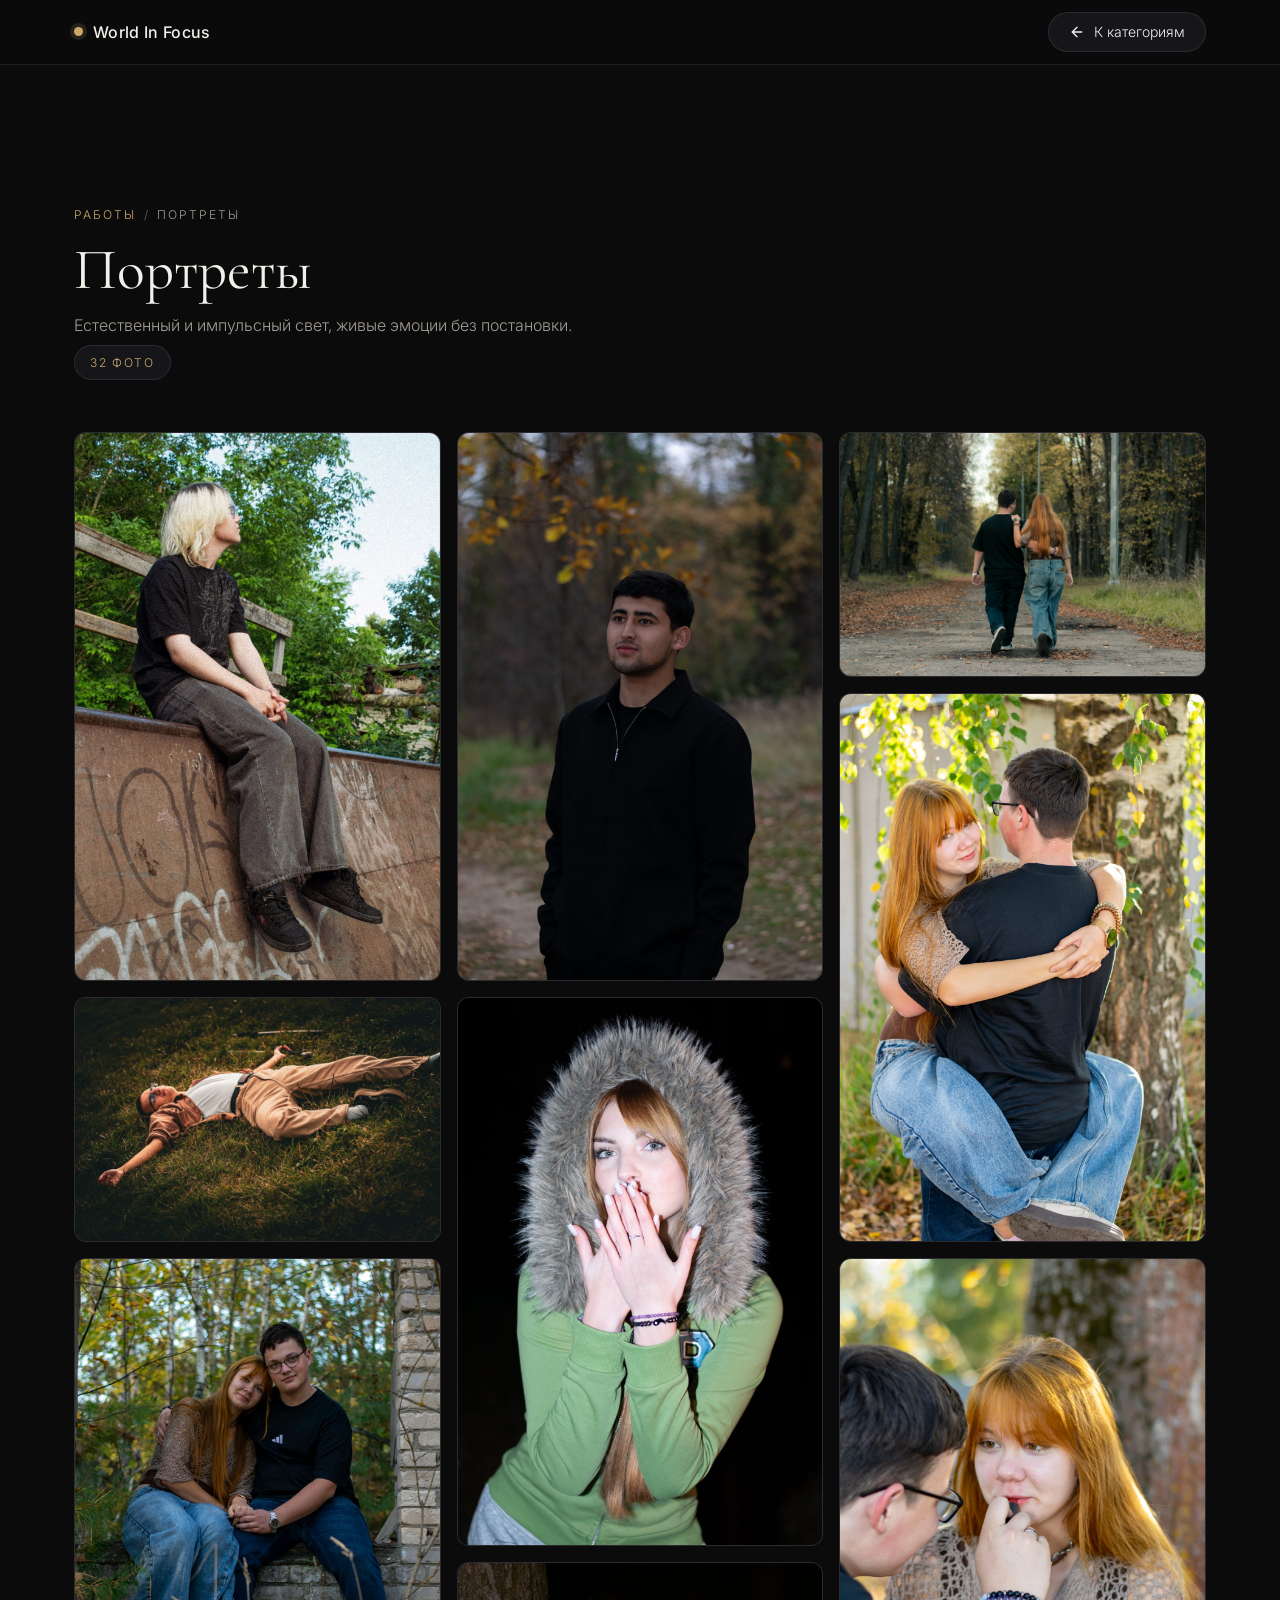
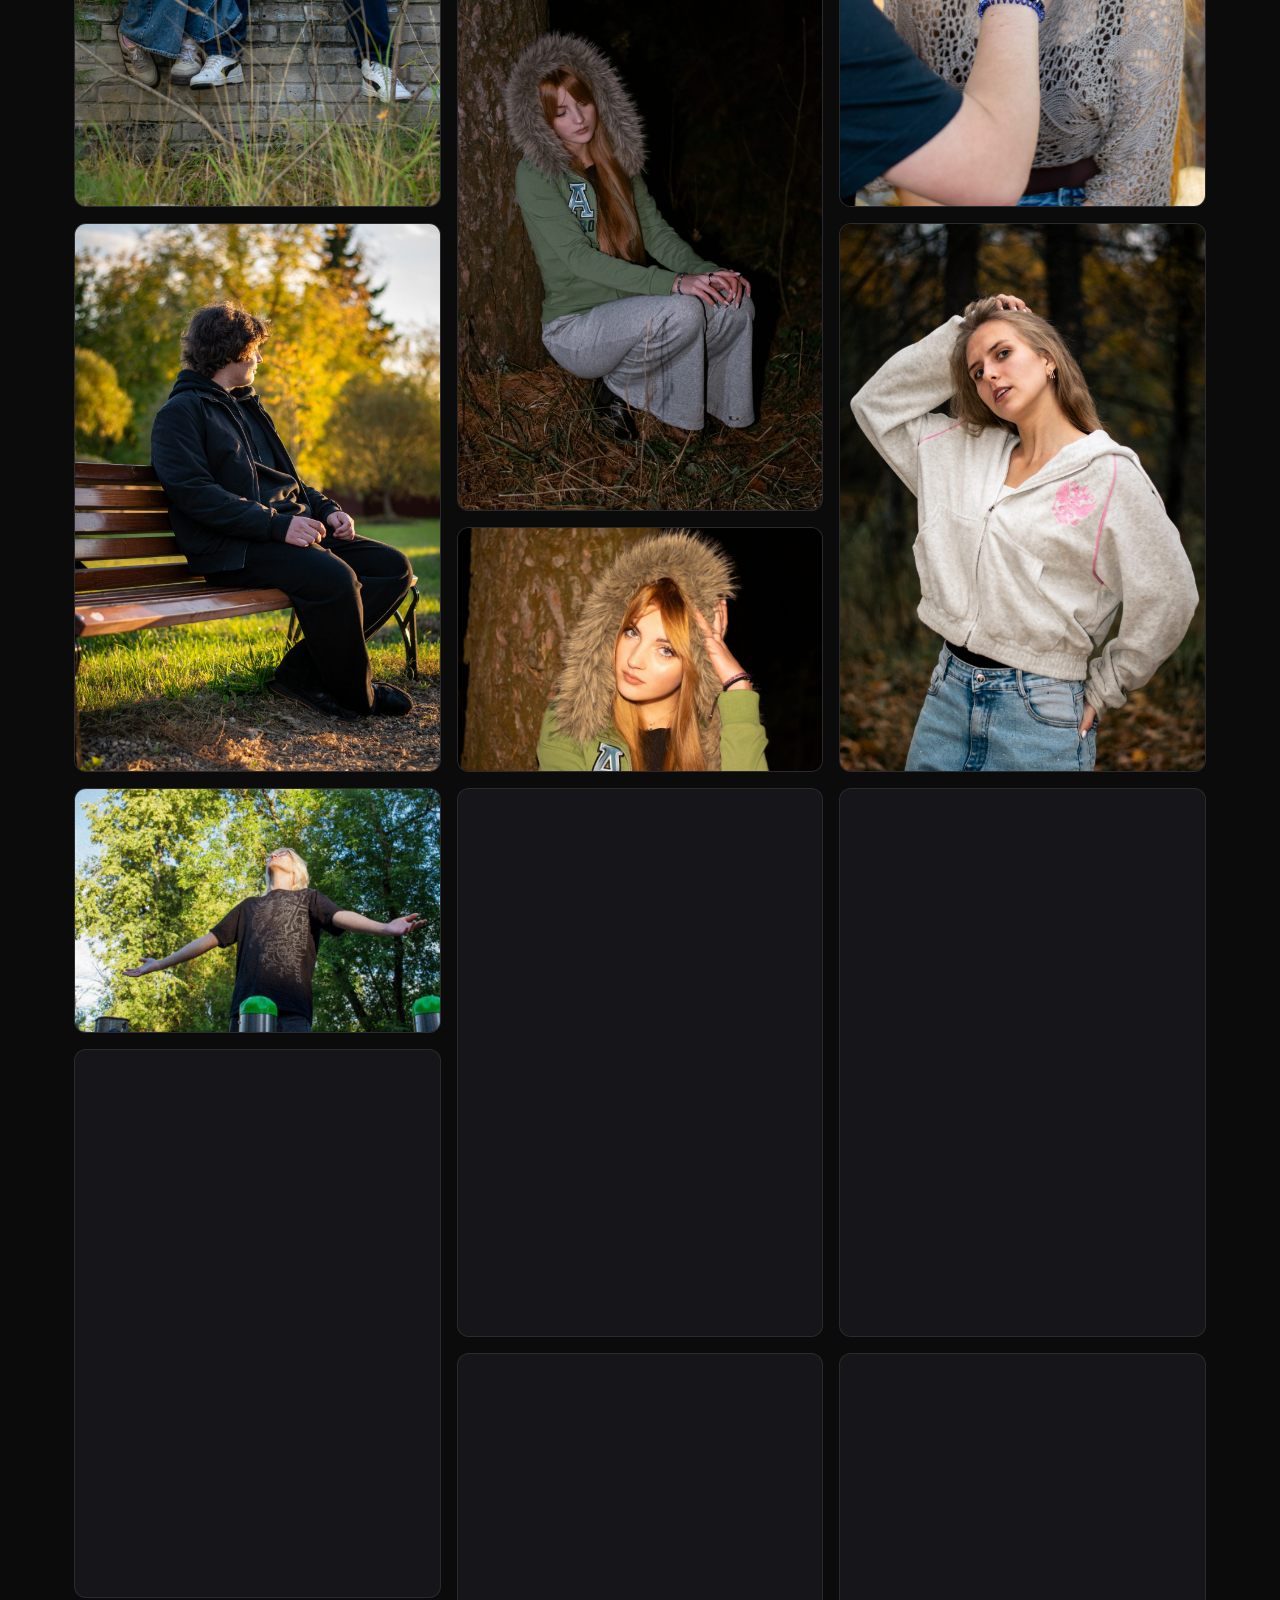
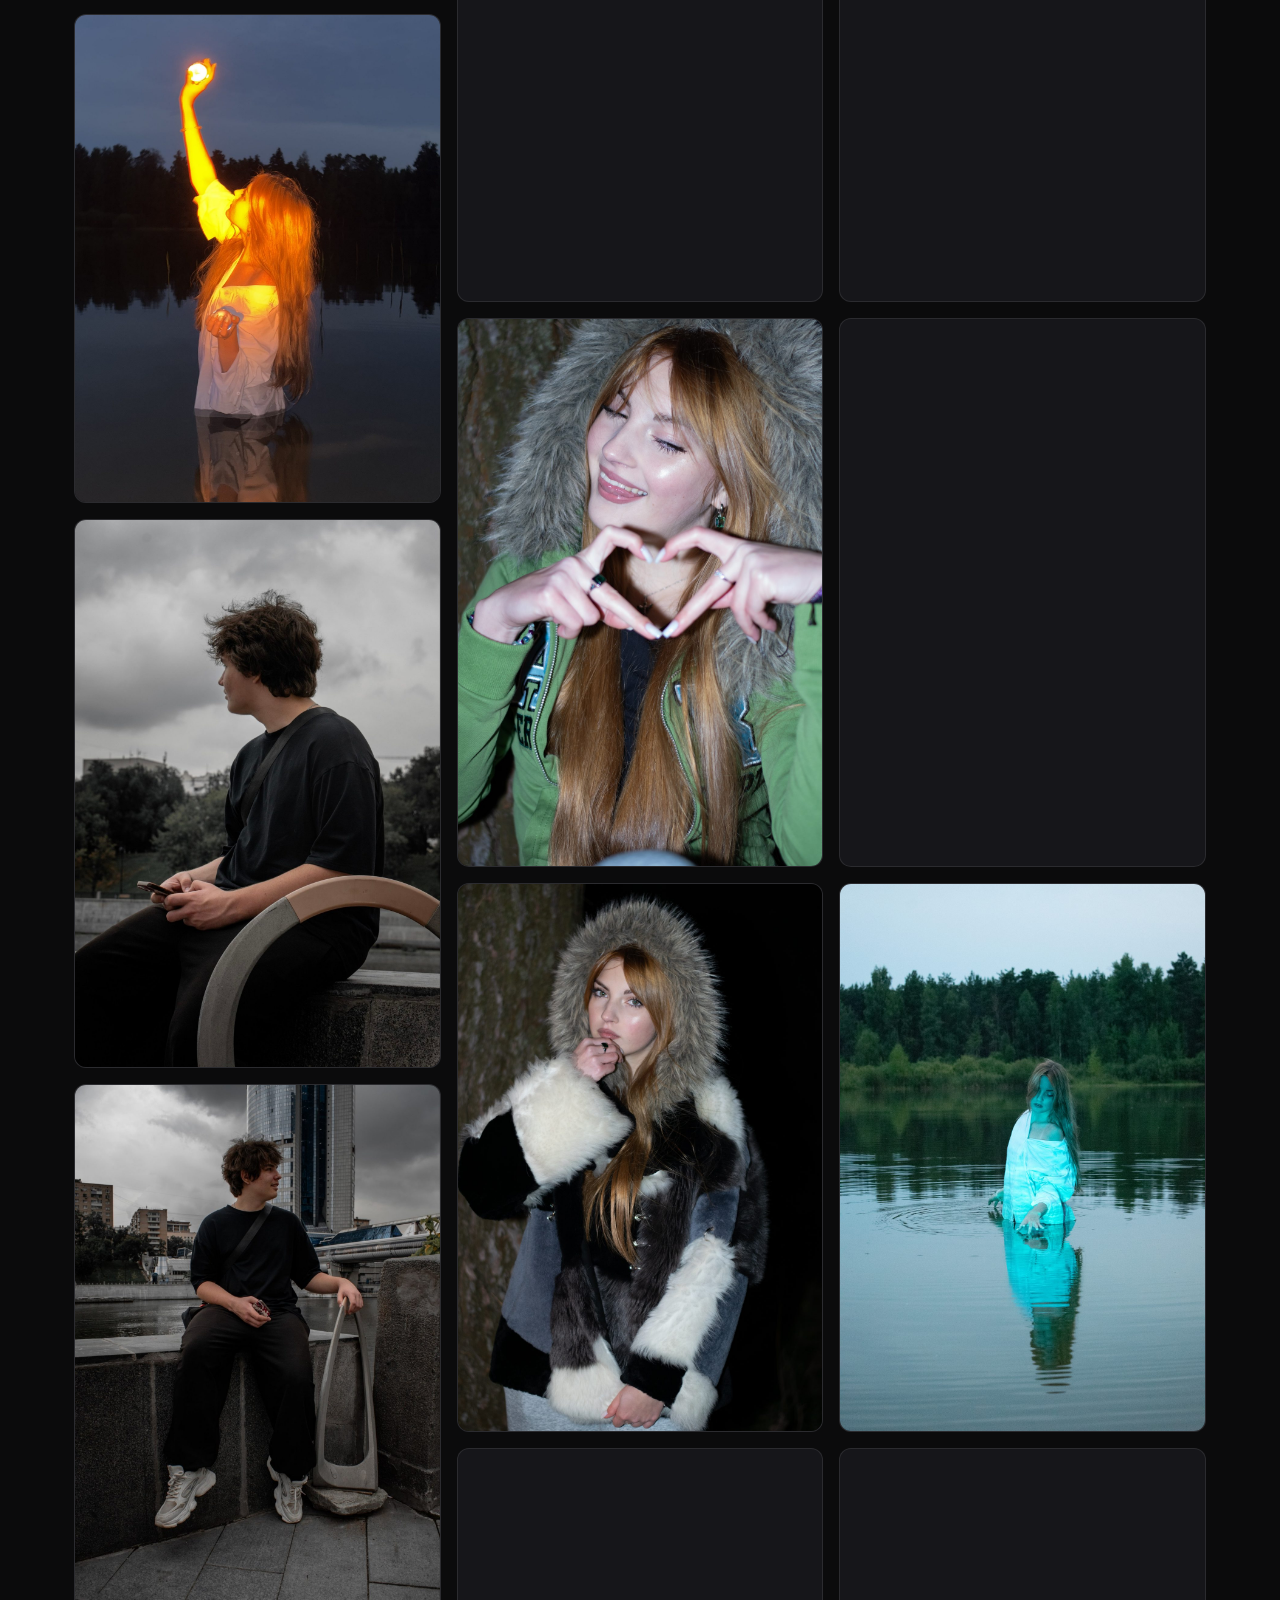
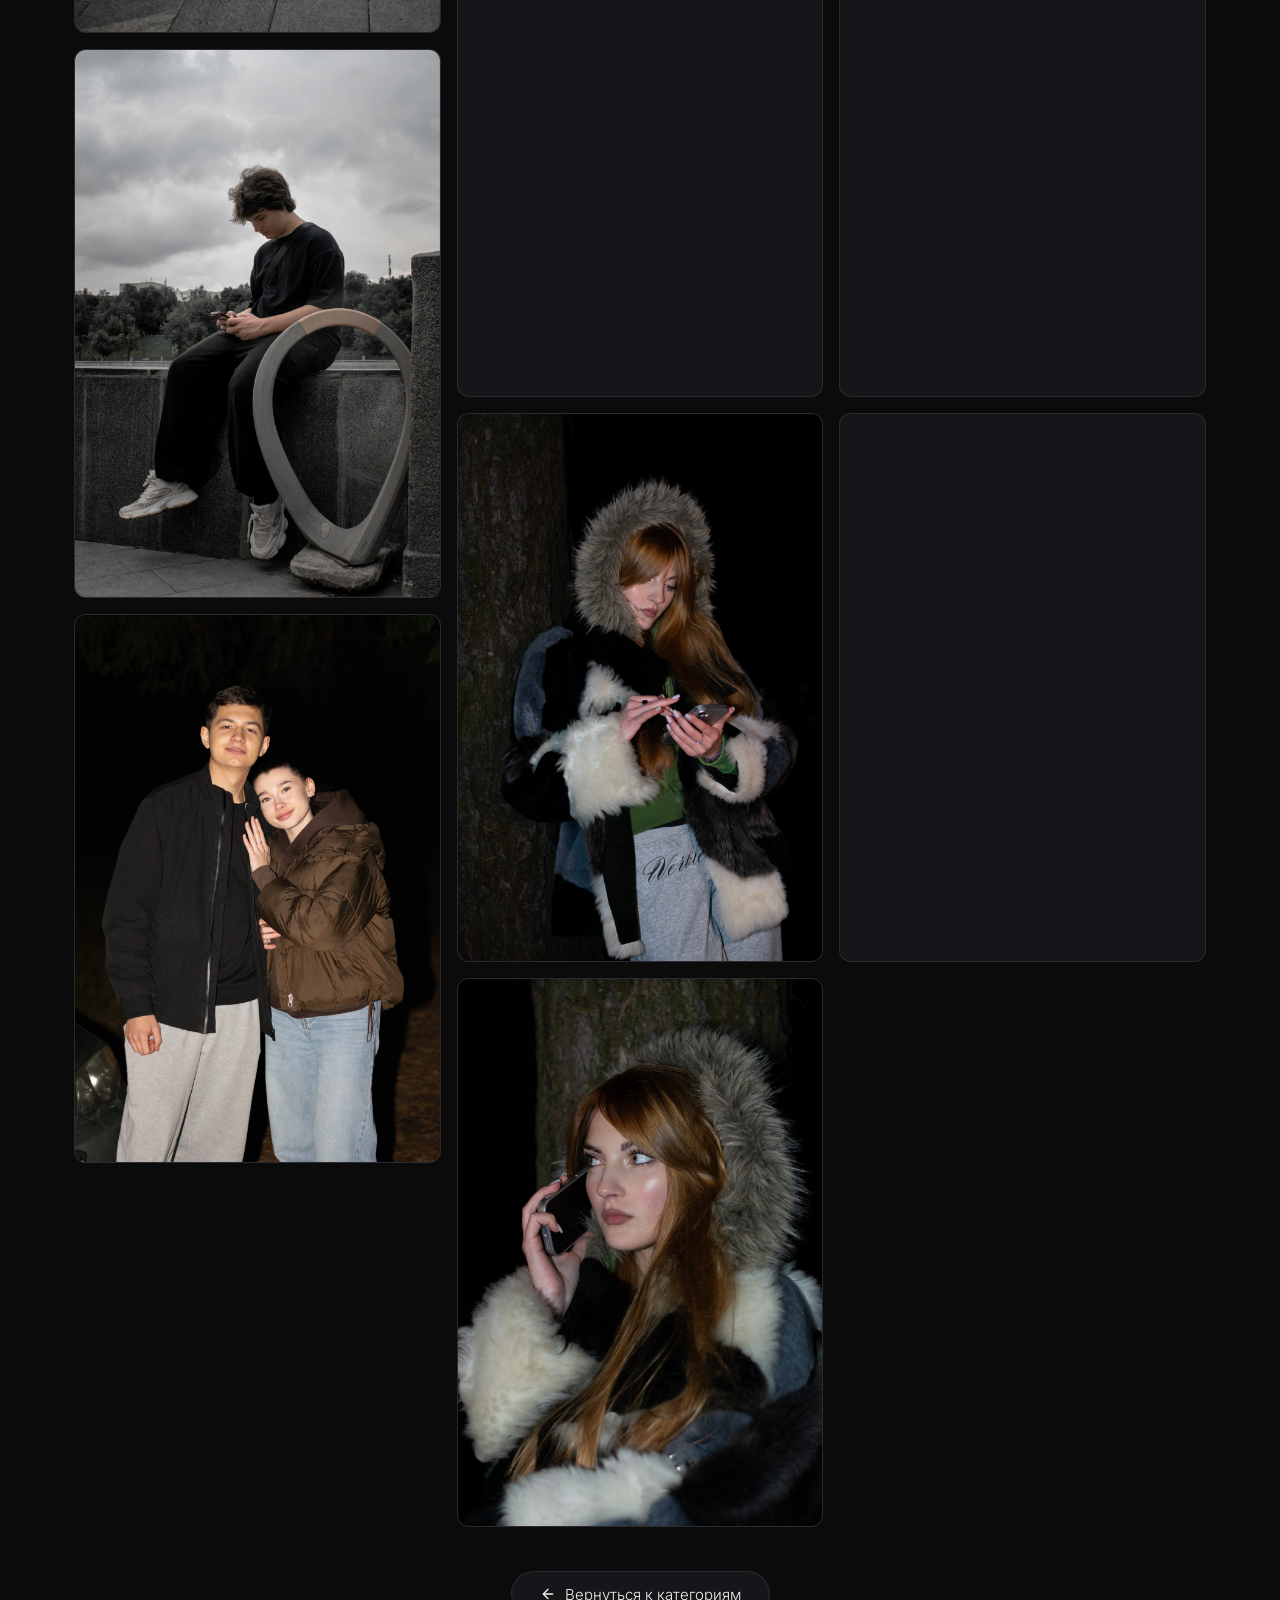
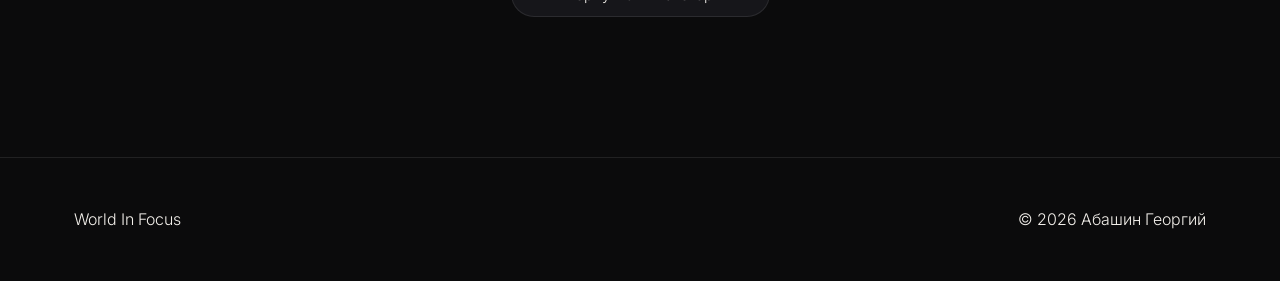
<file: portraits.html>
<!DOCTYPE html>
<html lang="ru">
<head>
<meta charset="utf-8">
<meta name="viewport" content="width=device-width, initial-scale=1, viewport-fit=cover">
<meta name="theme-color" content="#0b0b0c">
<title>Портреты - фотограф Абашин Георгий, Орехово-Зуево</title>
<meta name="description" content="Естественный и импульсный свет, живые эмоции без постановки.">
<meta name="robots" content="index, follow">
<link rel="canonical" href="https://worldinfocus.ru/portraits.html">
<meta property="og:type" content="website">
<meta property="og:title" content="Портреты - фотограф Абашин Георгий, Орехово-Зуево">
<meta property="og:description" content="Естественный и импульсный свет, живые эмоции без постановки.">
<meta property="og:url" content="https://worldinfocus.ru/portraits.html">
<meta property="og:locale" content="ru_RU">
<link rel="icon" href="favicon.svg" type="image/svg+xml">
<link rel="preconnect" href="https://fonts.googleapis.com">
<link rel="preconnect" href="https://fonts.gstatic.com" crossorigin>
<link href="https://fonts.googleapis.com/css2?family=Cormorant+Garamond:ital,wght@0,300;0,400;0,600;1,300;1,400&family=Inter:wght@300;400;500;600&display=swap" rel="stylesheet">
<link rel="stylesheet" href="css/style.css">
<script type="application/ld+json">
{
  "@context": "https://schema.org",
  "@type": "CollectionPage",
  "name": "Портреты",
  "description": "Естественный и импульсный свет, живые эмоции без постановки.",
  "url": "https://worldinfocus.ru/portraits.html",
  "isPartOf": {
    "@id": "https://worldinfocus.ru/#business"
  },
  "numberOfItems": 32
}
</script>
</head>
<body>

<header class="cat-topbar">
  <div class="wrap">
    <a class="cat-brand" href="index.html">
      <span class="brand-dot" aria-hidden="true"></span>World In Focus
    </a>
    <a class="btn-back" href="index.html#gallery"><svg viewBox="0 0 24 24" fill="none" stroke="currentColor" stroke-width="2" stroke-linecap="round" stroke-linejoin="round" aria-hidden="true"><path d="M19 12H5"/><path d="M12 19l-7-7 7-7"/></svg><span class="btn-back-text">К категориям</span></a>
  </div>
</header>

<main>
  <section class="section">
    <div class="wrap">
      <header class="section-head">
        <nav class="cat-crumbs" aria-label="Навигация">
          <a href="index.html#gallery">Работы</a>
          <span class="sep" aria-hidden="true">/</span>
          <span class="current">Портреты</span>
        </nav>
        <h1 class="cat-title">Портреты</h1>
        <p class="section-sub">Естественный и импульсный свет, живые эмоции без постановки.</p>
        <p class="cat-meta">32 фото</p>
      </header>
        <div class="cat-grid">
          <figure class="cat-thumb"><img src="images/work-01.jpg" alt="Портрет на скейт-рампе" width="1200" height="1800" loading="lazy" decoding="async"></figure>
          <figure class="cat-thumb"><img src="images/work-02.jpg" alt="Отдых на траве" width="1800" height="1200" loading="lazy" decoding="async"></figure>
          <figure class="cat-thumb"><img src="images/work-03.jpg" alt="Пара у старой стены" width="1200" height="1800" loading="lazy" decoding="async"></figure>
          <figure class="cat-thumb"><img src="images/work-04.jpg" alt="Золотой час на скамейке" width="1200" height="1800" loading="lazy" decoding="async"></figure>
          <figure class="cat-thumb"><img src="images/work-10.jpg" alt="Руки к небу" width="1800" height="1200" loading="lazy" decoding="async"></figure>
          <figure class="cat-thumb"><img src="images/work-06.jpg" alt="Портрет в парке" width="1200" height="1800" loading="lazy" decoding="async"></figure>
          <figure class="cat-thumb"><img src="images/work-13.jpg" alt="Магия момента" width="1350" height="1800" loading="lazy" decoding="async"></figure>
          <figure class="cat-thumb"><img src="images/work-11.jpg" alt="Взгляд в сторону" width="1200" height="1800" loading="lazy" decoding="async"></figure>
          <figure class="cat-thumb"><img src="images/work-12.jpg" alt="На набережной" width="1200" height="1800" loading="lazy" decoding="async"></figure>
          <figure class="cat-thumb"><img src="images/work-09.jpg" alt="С телефоном у парапета" width="1200" height="1800" loading="lazy" decoding="async"></figure>
          <figure class="cat-thumb"><img src="images/work-15.jpg" alt="Ночная нежность" width="1200" height="1800" loading="lazy" decoding="async"></figure>
          <figure class="cat-thumb"><img src="images/work-16.jpg" alt="Осенний вечер" width="1200" height="1800" loading="lazy" decoding="async"></figure>
          <figure class="cat-thumb"><img src="images/work-23.jpg" alt="DSC0167" width="1200" height="1800" loading="lazy" decoding="async"></figure>
          <figure class="cat-thumb"><img src="images/work-32.jpg" alt="DSC0201" width="1200" height="1800" loading="lazy" decoding="async"></figure>
          <figure class="cat-thumb"><img src="images/work-34.jpg" alt="DSC0213" width="1800" height="1200" loading="lazy" decoding="async"></figure>
          <figure class="cat-thumb"><img src="images/work-37.jpg" alt="DSC0217" width="1200" height="1800" loading="lazy" decoding="async"></figure>
          <figure class="cat-thumb"><img src="images/work-38.jpg" alt="DSC0219" width="1200" height="1800" loading="lazy" decoding="async"></figure>
          <figure class="cat-thumb"><img src="images/work-40.jpg" alt="DSC0224" width="1200" height="1800" loading="lazy" decoding="async"></figure>
          <figure class="cat-thumb"><img src="images/work-43.jpg" alt="DSC0236" width="1200" height="1800" loading="lazy" decoding="async"></figure>
          <figure class="cat-thumb"><img src="images/work-44.jpg" alt="DSC0300" width="1200" height="1800" loading="lazy" decoding="async"></figure>
          <figure class="cat-thumb"><img src="images/work-46.jpg" alt="DSC0301" width="1200" height="1800" loading="lazy" decoding="async"></figure>
          <figure class="cat-thumb"><img src="images/work-48.jpg" alt="DSC0317" width="1200" height="1800" loading="lazy" decoding="async"></figure>
          <figure class="cat-thumb"><img src="images/work-18.jpg" alt="DSC8223" width="1800" height="1200" loading="lazy" decoding="async"></figure>
          <figure class="cat-thumb"><img src="images/work-19.jpg" alt="DSC8103" width="1200" height="1800" loading="lazy" decoding="async"></figure>
          <figure class="cat-thumb"><img src="images/work-20.jpg" alt="DSC8091" width="1200" height="1800" loading="lazy" decoding="async"></figure>
          <figure class="cat-thumb"><img src="images/work-52.jpg" alt="DSC9497" width="1200" height="1800" loading="lazy" decoding="async"></figure>
          <figure class="cat-thumb"><img src="images/work-53.jpg" alt="DSC9499" width="1200" height="1800" loading="lazy" decoding="async"></figure>
          <figure class="cat-thumb"><img src="images/work-60.jpg" alt="DSC8357" width="1200" height="1800" loading="lazy" decoding="async"></figure>
          <figure class="cat-thumb"><img src="images/work-61.jpg" alt="DSC0146" width="1200" height="1800" loading="lazy" decoding="async"></figure>
          <figure class="cat-thumb"><img src="images/work-65.jpg" alt="DSC7630" width="1200" height="1800" loading="lazy" decoding="async"></figure>
          <figure class="cat-thumb"><img src="images/work-66.jpg" alt="DSC7632" width="1200" height="1800" loading="lazy" decoding="async"></figure>
          <figure class="cat-thumb"><img src="images/work-67.jpg" alt="DSC7641" width="1200" height="1800" loading="lazy" decoding="async"></figure>
        </div>
      <p class="cat-back"><a class="btn-back" href="index.html#gallery"><svg viewBox="0 0 24 24" fill="none" stroke="currentColor" stroke-width="2" stroke-linecap="round" stroke-linejoin="round" aria-hidden="true"><path d="M19 12H5"/><path d="M12 19l-7-7 7-7"/></svg><span class="btn-back-text">Вернуться к категориям</span></a></p>
    </div>
  </section>
</main>

<footer class="site-footer">
  <div class="wrap footer-inner">
    <span>World In Focus</span>
    <span>© 2026 Абашин Георгий</span>
  </div>
</footer>
<script src="js/lightbox.js"></script>

</body>
</html>
</file>
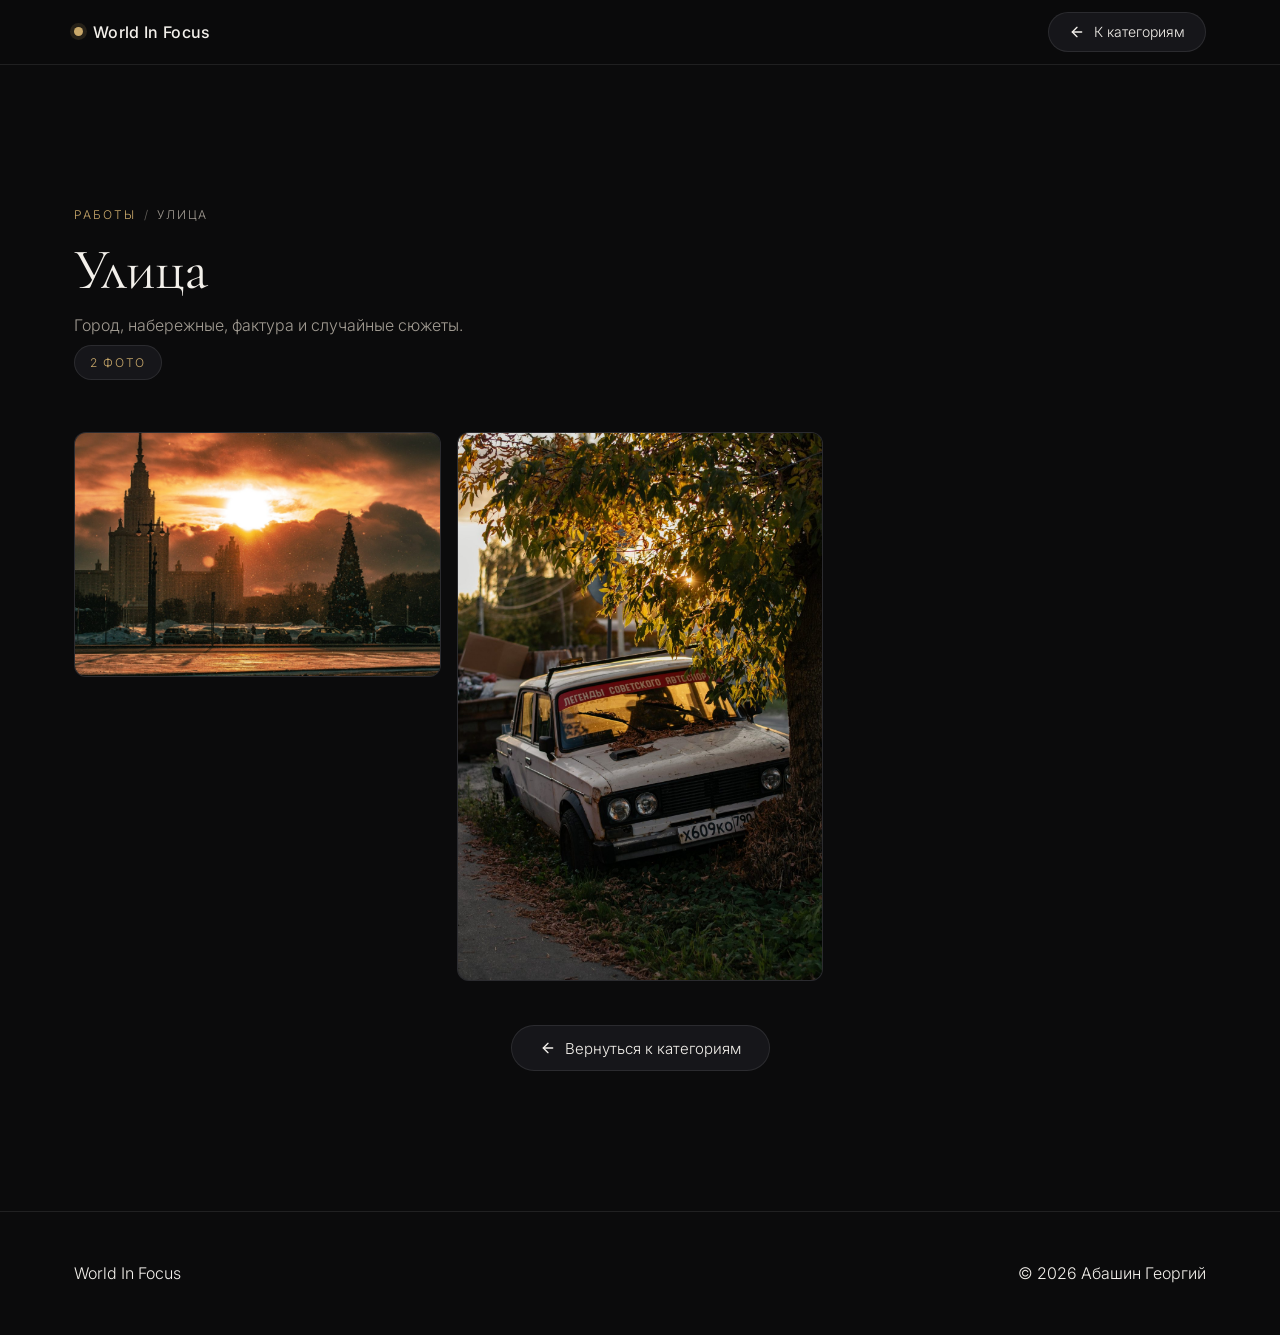
<file: street.html>
<!DOCTYPE html>
<html lang="ru">
<head>
<meta charset="utf-8">
<meta name="viewport" content="width=device-width, initial-scale=1, viewport-fit=cover">
<meta name="theme-color" content="#0b0b0c">
<title>Улица - фотограф Абашин Георгий, Орехово-Зуево</title>
<meta name="description" content="Город, набережные, фактура и случайные сюжеты.">
<meta name="robots" content="index, follow">
<link rel="canonical" href="https://worldinfocus.ru/street.html">
<meta property="og:type" content="website">
<meta property="og:title" content="Улица - фотограф Абашин Георгий, Орехово-Зуево">
<meta property="og:description" content="Город, набережные, фактура и случайные сюжеты.">
<meta property="og:url" content="https://worldinfocus.ru/street.html">
<meta property="og:locale" content="ru_RU">
<link rel="icon" href="favicon.svg" type="image/svg+xml">
<link rel="preconnect" href="https://fonts.googleapis.com">
<link rel="preconnect" href="https://fonts.gstatic.com" crossorigin>
<link href="https://fonts.googleapis.com/css2?family=Cormorant+Garamond:ital,wght@0,300;0,400;0,600;1,300;1,400&family=Inter:wght@300;400;500;600&display=swap" rel="stylesheet">
<link rel="stylesheet" href="css/style.css">
<script type="application/ld+json">
{
  "@context": "https://schema.org",
  "@type": "CollectionPage",
  "name": "Улица",
  "description": "Город, набережные, фактура и случайные сюжеты.",
  "url": "https://worldinfocus.ru/street.html",
  "isPartOf": {
    "@id": "https://worldinfocus.ru/#business"
  },
  "numberOfItems": 2
}
</script>
</head>
<body>

<header class="cat-topbar">
  <div class="wrap">
    <a class="cat-brand" href="index.html">
      <span class="brand-dot" aria-hidden="true"></span>World In Focus
    </a>
    <a class="btn-back" href="index.html#gallery"><svg viewBox="0 0 24 24" fill="none" stroke="currentColor" stroke-width="2" stroke-linecap="round" stroke-linejoin="round" aria-hidden="true"><path d="M19 12H5"/><path d="M12 19l-7-7 7-7"/></svg><span class="btn-back-text">К категориям</span></a>
  </div>
</header>

<main>
  <section class="section">
    <div class="wrap">
      <header class="section-head">
        <nav class="cat-crumbs" aria-label="Навигация">
          <a href="index.html#gallery">Работы</a>
          <span class="sep" aria-hidden="true">/</span>
          <span class="current">Улица</span>
        </nav>
        <h1 class="cat-title">Улица</h1>
        <p class="section-sub">Город, набережные, фактура и случайные сюжеты.</p>
        <p class="cat-meta">2 фото</p>
      </header>
        <div class="cat-grid">
          <figure class="cat-thumb"><img src="images/work-05.jpg" alt="Закат над Москвой" width="1800" height="1200" loading="lazy" decoding="async"></figure>
          <figure class="cat-thumb"><img src="images/work-08.jpg" alt="Легенды советского автоспорта" width="1200" height="1800" loading="lazy" decoding="async"></figure>
        </div>
      <p class="cat-back"><a class="btn-back" href="index.html#gallery"><svg viewBox="0 0 24 24" fill="none" stroke="currentColor" stroke-width="2" stroke-linecap="round" stroke-linejoin="round" aria-hidden="true"><path d="M19 12H5"/><path d="M12 19l-7-7 7-7"/></svg><span class="btn-back-text">Вернуться к категориям</span></a></p>
    </div>
  </section>
</main>

<footer class="site-footer">
  <div class="wrap footer-inner">
    <span>World In Focus</span>
    <span>© 2026 Абашин Георгий</span>
  </div>
</footer>
<script src="js/lightbox.js"></script>

</body>
</html>
</file>
<file: css/style.css>
/* =========================================================
   Портфолио фотографа - стили
   Палитра и типографика настраиваются в :root ниже.
   ========================================================= */

:root{
  --bg:#0b0b0c;
  --bg-2:#101012;
  --surface:#16161a;
  --surface-2:#1c1c21;
  --line:rgba(255,255,255,.09);
  --text:#f3f0eb;
  --muted:#a29c93;
  --accent:#c9a86a;
  --accent-soft:rgba(201,168,106,.14);

  --font-body:"Inter",-apple-system,BlinkMacSystemFont,"Segoe UI",Roboto,"Helvetica Neue",Arial,sans-serif;
  --font-display:"Cormorant Garamond",ui-serif,Georgia,"Times New Roman",serif;

  --wrap:1180px;
  --radius:18px;
  --ease:cubic-bezier(.22,.61,.36,1);
}

*,*::before,*::after{box-sizing:border-box}

html{scroll-behavior:smooth}

body{
  margin:0;
  background:var(--bg);
  color:var(--text);
  font-family:var(--font-body);
  font-size:16px;
  line-height:1.65;
  font-weight:300;
  -webkit-font-smoothing:antialiased;
  overflow-x:hidden;
}

img{max-width:100%;display:block}
a{color:inherit;text-decoration:none}
h1,h2,h3{font-family:var(--font-display);font-weight:400;line-height:1.1;margin:0}
p{margin:0}

.wrap{width:100%;max-width:var(--wrap);margin:0 auto;padding:0 24px}

.skip-link{
  position:absolute;left:-9999px;top:0;z-index:200;
  background:var(--accent);color:#12100c;padding:10px 16px;border-radius:0 0 8px 0;
}
.skip-link:focus{left:0}

/* ---------------- Header ---------------- */
.site-header{
  position:fixed;inset:0 0 auto 0;z-index:100;
  padding:18px 0;
  transition:background .35s var(--ease),padding .35s var(--ease),border-color .35s var(--ease);
  border-bottom:1px solid transparent;
}
.site-header.is-scrolled{
  background:rgba(11,11,12,.82);
  backdrop-filter:blur(14px);
  -webkit-backdrop-filter:blur(14px);
  border-bottom-color:var(--line);
  padding:12px 0;
}
.header-inner{display:flex;align-items:center;justify-content:space-between;gap:20px}

.brand{display:flex;align-items:center;gap:12px;font-weight:500;letter-spacing:.02em}
.brand-mark{
  width:12px;height:12px;border-radius:50%;
  background:var(--accent);
  box-shadow:0 0 0 4px var(--accent-soft);
  flex:none;
}
.brand-text{font-size:15px}

.nav{display:flex;gap:30px}
.nav a{
  font-size:14px;color:var(--muted);position:relative;padding:4px 0;
  transition:color .25s var(--ease);
}
.nav a::after{
  content:"";position:absolute;left:0;bottom:0;height:1px;width:0;
  background:var(--accent);transition:width .3s var(--ease);
}
.nav a:hover,.nav a.is-active{color:var(--text)}
.nav a:hover::after,.nav a.is-active::after{width:100%}

.nav-toggle{
  display:none;width:42px;height:42px;border:1px solid var(--line);border-radius:12px;
  background:transparent;cursor:pointer;padding:0;flex-direction:column;align-items:center;justify-content:center;gap:5px;
}
.nav-toggle span{display:block;width:18px;height:1.5px;background:var(--text);transition:transform .3s var(--ease),opacity .3s var(--ease)}
.nav-toggle[aria-expanded="true"] span:nth-child(1){transform:translateY(6.5px) rotate(45deg)}
.nav-toggle[aria-expanded="true"] span:nth-child(2){opacity:0}
.nav-toggle[aria-expanded="true"] span:nth-child(3){transform:translateY(-6.5px) rotate(-45deg)}

/* ---------------- Hero ---------------- */
.hero{
  position:relative;min-height:100svh;display:flex;align-items:center;
  padding:140px 0 90px;overflow:hidden;
}
.hero-media{
  position:absolute;inset:0;z-index:0;
  background:
    radial-gradient(1100px 600px at 78% 15%, rgba(201,168,106,.16), transparent 60%),
    radial-gradient(900px 700px at 10% 90%, rgba(120,140,180,.10), transparent 60%),
    linear-gradient(180deg,var(--bg) 0%, var(--bg-2) 100%);
}
/* Фоновое фото главного экрана подставляет js/site.js inline-стилем:
   относительный url() внутри CSS-переменной браузер считает от css/style.css,
   а не от страницы, поэтому путь задаётся из скрипта. */
.hero.has-photo .hero-media{filter:saturate(.95)}
.hero-media::after{
  content:"";position:absolute;inset:0;
  background-image:radial-gradient(rgba(255,255,255,.035) 1px, transparent 1px);
  background-size:3px 3px;opacity:.5;
}
.hero-inner{position:relative;z-index:1;max-width:760px}

.eyebrow{
  font-size:12px;letter-spacing:.22em;text-transform:uppercase;
  color:var(--accent);margin-bottom:22px;font-weight:500;
}
.hero h1{
  font-size:clamp(46px,8vw,92px);
  letter-spacing:-.015em;
  margin-bottom:26px;
}
.hero h1 em{font-style:italic;color:var(--accent)}
.hero-sub{color:var(--muted);font-size:clamp(16px,1.6vw,19px);max-width:560px;margin-bottom:38px}

.hero-actions{display:flex;flex-wrap:wrap;gap:14px;margin-bottom:64px}

.btn{
  display:inline-flex;align-items:center;justify-content:center;
  padding:14px 28px;border-radius:999px;font-size:14px;letter-spacing:.03em;font-weight:500;
  border:1px solid transparent;cursor:pointer;
  transition:background .3s var(--ease),color .3s var(--ease),border-color .3s var(--ease),transform .3s var(--ease);
}
.btn:hover{transform:translateY(-2px)}
.btn-primary{background:var(--accent);color:#17130c}
.btn-primary:hover{background:#dcbb7c}
.btn-ghost{border-color:var(--line);color:var(--text)}
.btn-ghost:hover{border-color:var(--accent);color:var(--accent)}

.hero-facts{
  list-style:none;margin:0;padding:0;display:flex;flex-wrap:wrap;gap:34px;
  border-top:1px solid var(--line);padding-top:26px;
}
.hero-facts li{display:flex;flex-direction:column;gap:4px;min-width:150px}
.hero-facts strong{font-weight:500;font-size:14px}
.hero-facts span{font-size:13px;color:var(--muted)}

.hero-scroll{
  position:absolute;bottom:34px;left:50%;transform:translateX(-50%);
  width:24px;height:40px;border:1px solid var(--line);border-radius:999px;z-index:1;
}
.hero-scroll span{
  position:absolute;left:50%;top:9px;width:3px;height:6px;border-radius:2px;background:var(--accent);
  transform:translateX(-50%);animation:scrollDot 1.8s var(--ease) infinite;
}
@keyframes scrollDot{
  0%{opacity:0;transform:translate(-50%,0)}
  30%{opacity:1}
  100%{opacity:0;transform:translate(-50%,14px)}
}

/* ---------------- Sections ---------------- */
.section{padding:clamp(80px,11vw,140px) 0}
.section-alt{background:var(--bg-2);border-top:1px solid var(--line);border-bottom:1px solid var(--line)}

.section-head{max-width:640px;margin-bottom:52px}
.section-head-center{margin-left:auto;margin-right:auto;text-align:center}
.section-head h2{font-size:clamp(34px,5vw,58px);letter-spacing:-.01em;margin-bottom:16px}
.section-sub{color:var(--muted);font-size:16px}

/* ---------------- Filters ---------------- */
.filters{display:flex;flex-wrap:wrap;gap:10px;margin-bottom:34px}
.filter{
  border:1px solid var(--line);background:transparent;color:var(--muted);
  padding:9px 18px;border-radius:999px;font:inherit;font-size:13px;cursor:pointer;
  transition:all .28s var(--ease);
}
.filter:hover{color:var(--text);border-color:rgba(255,255,255,.24)}
.filter.is-active{background:var(--accent-soft);border-color:rgba(201,168,106,.5);color:var(--accent)}

/* ---------------- Gallery ---------------- */
.gallery-grid{columns:3 300px;column-gap:18px}
.gallery-item{
  position:relative;break-inside:avoid;margin:0 0 18px;
  border-radius:var(--radius);overflow:hidden;cursor:zoom-in;
  background:var(--surface);border:1px solid var(--line);
  transition:transform .4s var(--ease),border-color .4s var(--ease),box-shadow .4s var(--ease);
}
.gallery-item:hover{transform:translateY(-4px);border-color:rgba(201,168,106,.4);box-shadow:0 24px 50px -28px rgba(0,0,0,.9)}
.gallery-item.is-hidden{display:none}
.gallery-item img{width:100%;height:auto;transition:transform .7s var(--ease),filter .5s var(--ease)}
.gallery-item:hover img{transform:scale(1.04)}

.gallery-caption{
  position:absolute;inset:auto 0 0 0;
  padding:38px 20px 16px;
  display:flex;align-items:flex-end;justify-content:space-between;gap:12px;
  background:linear-gradient(to top,rgba(8,8,9,.9),rgba(8,8,9,0));
  font-size:13px;
  opacity:0;transform:translateY(8px);
  transition:opacity .4s var(--ease),transform .4s var(--ease);
}
.gallery-item:hover .gallery-caption,.gallery-item:focus-visible .gallery-caption{opacity:1;transform:translateY(0)}
.gallery-caption em{font-style:normal;color:var(--accent);font-size:12px;letter-spacing:.06em;text-transform:uppercase;white-space:nowrap}
.gallery-item.is-placeholder{cursor:default}
.gallery-item.is-placeholder:hover img{transform:none}
.gallery-empty{color:var(--muted);text-align:center;padding:40px 0}

/* ---------------- Gear ---------------- */
.gear-grid{display:grid;grid-template-columns:repeat(3,1fr);gap:20px}
.gear-card{
  background:var(--surface);border:1px solid var(--line);border-radius:var(--radius);
  padding:32px 28px;display:flex;flex-direction:column;gap:14px;
  transition:border-color .35s var(--ease),transform .35s var(--ease);
}
.gear-card:hover{border-color:rgba(201,168,106,.35);transform:translateY(-3px)}
.gear-card-wide{grid-column:span 2}
.gear-label{
  font-size:11px;letter-spacing:.2em;text-transform:uppercase;color:var(--accent);font-weight:500;
}
.gear-card h3{font-size:clamp(24px,2.6vw,32px)}
.gear-card p{color:var(--muted);font-size:15px}
.gear-list{list-style:none;margin:0;padding:0;display:grid;gap:18px}
.gear-list li{display:flex;flex-direction:column;gap:4px;padding-left:18px;position:relative}
.gear-list li::before{
  content:"";position:absolute;left:0;top:9px;width:6px;height:6px;border-radius:50%;
  background:var(--accent);opacity:.7;
}
.gear-list strong{font-weight:500;font-size:16px}
.gear-list span{color:var(--muted);font-size:14px;line-height:1.6}

/* ---------------- About ---------------- */
.about-grid{display:grid;grid-template-columns:.85fr 1.15fr;gap:clamp(28px,5vw,64px);align-items:center}
.about-media{border-radius:var(--radius);overflow:hidden;border:1px solid var(--line);background:var(--surface)}
.about-media img{width:100%;aspect-ratio:4/5;object-fit:cover}
.about-text h2{font-size:clamp(30px,4vw,46px);margin-bottom:20px}
.about-text p{color:var(--muted);margin-bottom:18px}
.about-points{list-style:none;margin:26px 0 0;padding:0;display:grid;gap:12px}
.about-points li{position:relative;padding-left:28px;font-size:15px}
.about-points li::before{
  content:"";position:absolute;left:0;top:9px;width:14px;height:1px;background:var(--accent);
}
.about-points li::after{
  content:"";position:absolute;left:0;top:6px;width:7px;height:7px;border:1px solid var(--accent);
  transform:rotate(45deg);
}

/* ---------------- Contact ----------------
   Карточки контактов: иконка соцсети слева, подпись и значение, стрелка.
   Иконки - официальные SVG из images/icons (Telegram, VK, TikTok). */
.contact-grid{display:grid;grid-template-columns:repeat(auto-fit,minmax(280px,1fr));gap:18px;margin-bottom:34px}
.contact-card{
  display:flex;align-items:center;gap:14px;
  background:var(--surface);border:1px solid var(--line);border-radius:var(--radius);
  padding:18px 22px;
  transition:border-color .3s var(--ease),background .3s var(--ease),transform .3s var(--ease);
}
.contact-card:hover{border-color:rgba(201,168,106,.5);background:var(--surface-2);transform:translateY(-3px)}
.contact-icon{
  width:46px;height:46px;flex:none;display:inline-flex;align-items:center;
  justify-content:center;border-radius:12px;background:var(--surface-2);
}
.contact-icon img,.contact-icon svg{width:24px;height:24px;display:block}
.contact-icon-bot{color:var(--accent)}
.contact-body{display:flex;flex-direction:column;gap:4px;flex:1;min-width:0}
.contact-label{font-size:11px;letter-spacing:.2em;text-transform:uppercase;color:var(--muted)}
.contact-value{font-family:var(--font-display);font-size:clamp(18px,2vw,23px);color:var(--text)}
.contact-arrow{color:var(--muted);font-size:18px;flex:none;
  transition:transform .3s var(--ease),color .3s var(--ease)}
.contact-card:hover .contact-arrow{transform:translateX(4px);color:var(--accent)}
.contact-note{text-align:center;color:var(--muted);font-size:14px}

@media (max-width:520px){
  .contact-card{padding:15px 16px;gap:11px}
  .contact-icon{width:40px;height:40px;border-radius:10px}
  .contact-icon img,.contact-icon svg{width:21px;height:21px}
}

/* ---------------- Reviews ----------------
   Отзывы приходят из js/reviews.js (редактор сайта) и js/reviews-bot.js
   (Telegram-бот); логика вывода - в js/site.js. */
.reviews-grid{display:grid;grid-template-columns:repeat(auto-fill,minmax(300px,1fr));gap:18px;align-items:start}
.review{
  display:flex;flex-direction:column;gap:14px;height:100%;
  background:var(--surface);border:1px solid var(--line);border-radius:var(--radius);
  padding:28px 26px;
  transition:border-color .3s var(--ease),background .3s var(--ease),transform .3s var(--ease);
}
.review:hover{border-color:rgba(201,168,106,.35);background:var(--surface-2);transform:translateY(-3px)}
.review-head{display:flex;align-items:baseline;justify-content:space-between;gap:14px}
.review-name{font-family:var(--font-display);font-size:clamp(20px,2.2vw,26px)}
.review-date{font-size:12px;color:var(--muted);white-space:nowrap}
.review-series{font-size:11px;letter-spacing:.2em;text-transform:uppercase;color:var(--accent)}
.review-stars{font-size:14px;letter-spacing:.18em;line-height:1}
.review-stars-on{color:var(--accent)}
.review-stars-off{color:rgba(255,255,255,.20)}
.review-text{color:var(--muted);font-size:15px;white-space:pre-line}
.review-photo{margin-top:auto;width:100%;aspect-ratio:4/3;object-fit:cover;border-radius:12px}
.reviews-empty{color:var(--muted);font-size:15px}

/* ---------------- Price ----------------
   Прайс собирается из content.json редактора (sitegen.render_price_section):
   категории карточками, внутри - строки «позиция → сумма». */
.price-grid{display:grid;grid-template-columns:repeat(auto-fit,minmax(320px,1fr));gap:22px;align-items:start}
.price-card{
  background:var(--surface);border:1px solid var(--line);border-radius:var(--radius);
  padding:30px 28px;
  transition:border-color .3s var(--ease),background .3s var(--ease),transform .3s var(--ease);
}
.price-card:hover{border-color:rgba(201,168,106,.35);background:var(--surface-2);transform:translateY(-3px)}
.price-card h3{font-size:clamp(24px,2.6vw,32px);margin-bottom:8px}
.price-card-sub{color:var(--muted);font-size:14px;margin-bottom:16px}
.price-list{list-style:none;margin:0;padding:0}
.price-row{
  display:grid;grid-template-columns:1fr auto;gap:2px 18px;align-items:baseline;
  padding:14px 0;border-top:1px solid var(--line);
}
.price-row:first-child{border-top:0}
.price-name{font-size:16px;overflow-wrap:anywhere}
.price-value{
  font-family:var(--font-display);font-size:clamp(26px,2.6vw,32px);line-height:1.12;
  color:var(--accent);text-align:right;white-space:nowrap;
}
.price-value em{
  display:block;margin-top:4px;
  font-family:var(--font-body);font-style:normal;
  font-size:15px;letter-spacing:.01em;color:rgba(243,240,235,.72);
}
.price-note{grid-column:1/-1;font-size:13.5px;color:var(--muted);margin-top:2px}

/* ---------------- Footer ---------------- */
.site-footer{border-top:1px solid var(--line);padding:48px 0;background:var(--bg)}
.footer-inner{display:flex;flex-wrap:wrap;align-items:center;justify-content:space-between;gap:20px}
.footer-brand{font-family:var(--font-display);font-size:22px}
.footer-nav{display:flex;flex-wrap:wrap;gap:22px}
.footer-nav a{font-size:13px;color:var(--muted);transition:color .25s var(--ease)}
.footer-nav a:hover{color:var(--accent)}
.footer-copy{font-size:12px;color:var(--muted);width:100%}

/* ---------------- Lightbox ---------------- */
.lightbox{
  position:fixed;inset:0;z-index:200;display:none;
  background:rgba(6,6,7,.94);
  backdrop-filter:blur(6px);-webkit-backdrop-filter:blur(6px);
  align-items:center;justify-content:center;
}
.lightbox.is-open{display:flex;animation:lbFade .3s var(--ease)}
@keyframes lbFade{from{opacity:0}to{opacity:1}}
.lightbox img{
  max-width:min(92vw,1400px);max-height:82vh;object-fit:contain;
  border-radius:10px;box-shadow:0 40px 90px -40px #000;
  animation:lbZoom .35s var(--ease);
}
@keyframes lbZoom{from{opacity:0;transform:scale(.97)}to{opacity:1;transform:scale(1)}}
.lightbox-caption{
  position:absolute;left:0;right:0;bottom:26px;text-align:center;
  color:var(--muted);font-size:13px;padding:0 80px;
}
.lightbox-count{
  position:absolute;top:26px;left:50%;transform:translateX(-50%);
  font-size:12px;letter-spacing:.18em;color:var(--muted);
}
.lightbox-btn{
  position:absolute;background:rgba(255,255,255,.06);border:1px solid var(--line);color:var(--text);
  width:48px;height:48px;border-radius:50%;font-size:20px;line-height:1;cursor:pointer;
  display:flex;align-items:center;justify-content:center;
  transition:background .25s var(--ease),border-color .25s var(--ease);
}
.lightbox-btn:hover{background:rgba(201,168,106,.18);border-color:rgba(201,168,106,.5)}
.lightbox-close{top:22px;right:22px}
.lightbox-prev{left:22px;top:50%;transform:translateY(-50%)}
.lightbox-next{right:22px;top:50%;transform:translateY(-50%)}
body.is-locked{overflow:hidden}

/* ---------------- Reveal ----------------
   Скрываем только при работающем JS (.js на <html>),
   иначе контент остался бы невидимым без скриптов. */
.js .reveal{opacity:0;transform:translateY(26px);transition:opacity .8s var(--ease),transform .8s var(--ease)}
.js .reveal.is-visible{opacity:1;transform:none}

/* ---------------- Responsive ---------------- */
@media (max-width:1000px){
  .gear-grid{grid-template-columns:repeat(2,1fr)}
  .gear-card-wide{grid-column:span 2}
  .contact-grid{grid-template-columns:repeat(2,1fr)}
  .reviews-grid{grid-template-columns:repeat(2,1fr)}
}

@media (max-width:820px){
  .nav{
    position:fixed;inset:0 0 auto 0;flex-direction:column;gap:0;
    background:rgba(11,11,12,.98);backdrop-filter:blur(16px);
    padding:90px 24px 28px;
    transform:translateY(-100%);transition:transform .4s var(--ease);
    border-bottom:1px solid var(--line);
  }
  .nav.is-open{transform:translateY(0)}
  .nav a{font-size:18px;padding:16px 0;border-bottom:1px solid var(--line)}
  .nav a::after{display:none}
  .nav-toggle{display:flex}
  .about-grid{grid-template-columns:1fr}
  .about-media{max-width:420px}
  .hero-facts{gap:22px}
}

@media (max-width:620px){
  .gear-grid,.contact-grid,.reviews-grid,.price-grid{grid-template-columns:1fr}
  .gear-card-wide{grid-column:span 1}
  .gallery-grid{columns:1}
  /* цена уезжает под название: длинные названия не выдавливают сумму за карточку */
  .price-row{grid-template-columns:1fr;gap:4px}
  .price-value{text-align:left}
  .footer-inner{flex-direction:column;align-items:flex-start}
  .lightbox-prev{left:8px}
  .lightbox-next{right:8px}
  .lightbox-caption{padding:0 24px;bottom:16px}
}

@media (prefers-reduced-motion:reduce){
  html{scroll-behavior:auto}
  *,*::before,*::after{animation-duration:.001ms !important;transition-duration:.001ms !important}
  .js .reveal{opacity:1;transform:none}
}

/* =========================================================
   КАТЕГОРИИ (тестовая версия сайта)
   Блок на главной: текст слева, пробное фото справа.
   Страница категории: сетка всех фото этой категории.
   ========================================================= */
.cat-list{display:flex;flex-direction:column;gap:26px;margin-top:8px}

.cat-card{
  display:grid;grid-template-columns:1fr minmax(0,320px);gap:34px;align-items:center;
  background:var(--surface);border:1px solid var(--line);border-radius:var(--radius);
  padding:34px;
  transition:border-color .3s var(--ease),background .3s var(--ease);
}
.cat-card:hover{border-color:rgba(201,168,106,.35);background:var(--surface-2)}
.cat-card h3{font-size:clamp(28px,3vw,40px);margin-bottom:10px}
.cat-sub{color:var(--muted);font-size:15px;margin-bottom:8px;max-width:52ch}
.cat-count{font-size:12px;letter-spacing:.18em;text-transform:uppercase;color:var(--accent);margin-bottom:20px}
.cat-card .btn{margin-top:4px}

.cat-cover{
  display:flex;align-items:center;justify-content:center;
  overflow:hidden;border-radius:12px;border:1px solid var(--line);
  background:var(--surface-2);
  align-self:stretch;
}
/* Показываем кадр ЦЕЛИКОМ (contain), а не обрезаем по центру:
   иначе на вертикальных фото обрезаются голова или ноги. */
.cat-cover img{
  display:block;width:100%;height:auto;max-height:none;
  object-fit:contain;object-position:center;
  transition:transform .5s var(--ease);
}
.cat-cover:hover img{transform:scale(1.03)}

.cat-title{font-size:clamp(34px,4.5vw,58px);margin-bottom:10px}
.cat-grid{
  columns:3;column-gap:16px;margin-top:10px;
}
.cat-thumb{
  margin:0 0 16px;break-inside:avoid;overflow:hidden;border-radius:12px;
  border:1px solid var(--line);background:var(--surface);
}
.cat-thumb img{display:block;width:100%;height:auto;transition:transform .5s var(--ease)}
.cat-thumb:hover img{transform:scale(1.03)}
.cat-back{margin-top:34px;text-align:center}
.section-head .eyebrow a{color:inherit;text-decoration:none}
.section-head .eyebrow a:hover{color:var(--accent)}

@media (max-width:820px){
  .cat-card{grid-template-columns:1fr;padding:24px;gap:20px}
  .cat-cover{order:-1}
  /* Никаких aspect-ratio: вертикальный кадр должен быть виден целиком */
  .cat-cover img{max-height:70vh;width:100%;height:auto}
  .cat-grid{columns:2}
}
@media (max-width:520px){
  .cat-grid{columns:1}
}

/* =========================================================
   КАТЕГОРИИ: мобильная адаптация и кнопки
   Одна вёрстка под все экраны: телефон, планшет, ПК.
   ========================================================= */

/* Верхняя панель страницы категории */
.cat-topbar{
  border-bottom:1px solid var(--line);
  background:rgba(11,11,12,.92);
  backdrop-filter:saturate(140%) blur(10px);
  position:sticky;top:0;z-index:50;
}
.cat-topbar .wrap{
  display:flex;align-items:center;justify-content:space-between;
  gap:16px;min-height:64px;
}
.cat-brand{
  display:inline-flex;align-items:center;gap:10px;
  color:var(--text);text-decoration:none;font-weight:500;letter-spacing:.02em;
}
.cat-brand:hover{color:var(--accent)}
.cat-brand .brand-dot{
  width:9px;height:9px;border-radius:50%;background:var(--accent);
  box-shadow:0 0 0 4px var(--accent-soft);flex:none;
}

/* Кнопка «К категориям» — аккуратная, с иконкой-стрелкой */
.btn-back{
  display:inline-flex;align-items:center;gap:9px;
  padding:11px 20px;border-radius:999px;
  border:1px solid var(--line);background:var(--surface);
  color:var(--text);font-size:14px;text-decoration:none;line-height:1;
  transition:border-color .25s var(--ease),color .25s var(--ease),background .25s var(--ease);
}
.btn-back svg{width:16px;height:16px;flex:none;transition:transform .25s var(--ease)}
.btn-back:hover{border-color:var(--accent);color:var(--accent);background:var(--surface-2)}
.btn-back:hover svg{transform:translateX(-3px)}
.btn-back:active{transform:translateY(1px)}

/* Крупная кнопка внизу страницы категории */
.cat-back{
  margin-top:44px;display:flex;justify-content:center;
}
.cat-back .btn-back{padding:14px 28px;font-size:15px}

/* Крошка «Работы / Портреты» */
.cat-crumbs{
  display:flex;flex-wrap:wrap;align-items:center;gap:8px;
  font-size:12px;letter-spacing:.16em;text-transform:uppercase;
  color:var(--accent);margin-bottom:14px;
}
.cat-crumbs a{color:var(--accent);text-decoration:none}
.cat-crumbs a:hover{text-decoration:underline}
.cat-crumbs .sep{color:var(--muted);opacity:.6}
.cat-crumbs .current{color:var(--muted)}

/* Счётчик фото на странице категории */
.cat-meta{
  display:inline-flex;align-items:center;gap:8px;
  margin-top:6px;padding:7px 15px;border-radius:999px;
  border:1px solid var(--line);background:var(--surface);
  font-size:12px;letter-spacing:.14em;text-transform:uppercase;color:var(--accent);
}

/* ---- Планшет ---- */
@media (max-width:1000px){
  .cat-grid{columns:2}
  .cat-card{grid-template-columns:1fr minmax(0,260px);gap:26px;padding:26px}
}

/* ---- Телефон ---- */
@media (max-width:820px){
  .cat-list{gap:18px}
  .cat-card{
    grid-template-columns:1fr;gap:18px;padding:20px;border-radius:16px;
  }
  /* Фото сверху, текст под ним — так удобнее листать на телефоне */
  .cat-cover{order:-1;max-height:none}
  /* Вертикальный кадр показываем целиком, без обрезки головы */
  .cat-cover img{aspect-ratio:auto;height:auto;max-height:65vh;object-fit:contain}
  .cat-card h3{font-size:clamp(24px,7vw,32px)}
  .cat-sub{font-size:14px}
  .cat-card .btn{width:100%;padding:13px 20px;font-size:14px}

  .cat-title{font-size:clamp(28px,8vw,40px)}
  .cat-grid{columns:2;column-gap:12px}
  .cat-thumb{margin-bottom:12px;border-radius:10px}

  .cat-topbar .wrap{min-height:56px;gap:10px}
  .cat-brand{font-size:14px}
  .btn-back{padding:10px 16px;font-size:13px}
  .btn-back .btn-back-text{display:none}   /* на узком экране только иконка */
  .cat-back{margin-top:28px}
  .cat-back .btn-back{padding:13px 22px}
}

/* ---- Очень узкий телефон ---- */
@media (max-width:520px){
  .cat-card{padding:16px}
  .cat-grid{columns:1}
  .cat-thumb{margin-bottom:10px}
  .cat-meta{font-size:11px}
}

/* ---- Широкий экран: больше колонок ---- */
@media (min-width:1400px){
  .cat-grid{columns:4}
}

/* ---- Тач-устройства: убираем эффект наведения-прилипания ---- */
@media (hover:none){
  .cat-cover:hover img,.cat-thumb:hover img{transform:none}
  .btn-back:hover{background:var(--surface);color:var(--text);border-color:var(--line)}
}


/* ---- ТЕХНИЧЕСКИЙ ПЕРЕРЫВ ---- */
/* Плашка объявления: закреплена снизу, чтобы не спорить с фиксированной шапкой. */
.maintenance-banner{
  position:fixed;left:0;right:0;bottom:0;z-index:120;
  display:flex;align-items:center;gap:12px;flex-wrap:wrap;
  padding:11px 22px;background:rgba(20,17,12,.96);
  border-top:1px solid rgba(201,168,106,.55);
  backdrop-filter:blur(14px);
  -webkit-backdrop-filter:blur(14px);
  color:var(--text);font-size:14px;line-height:1.45;
  box-shadow:0 -14px 34px -18px rgba(0,0,0,.85);
}
.maintenance-banner .mb-icon{
  flex:none;width:26px;height:26px;border-radius:50%;
  display:inline-flex;align-items:center;justify-content:center;
  border:1px solid rgba(201,168,106,.5);color:var(--accent);
  font-size:10px;letter-spacing:.5px;
}
.maintenance-banner .mb-text{flex:1;min-width:200px;color:var(--muted)}
.maintenance-banner strong{color:var(--accent);font-weight:600;margin-right:8px}
.maintenance-banner .mb-until{
  flex:none;font-size:11.5px;letter-spacing:.12em;text-transform:uppercase;
  color:var(--accent);border:1px solid rgba(201,168,106,.45);
  border-radius:999px;padding:4px 11px;white-space:nowrap;
}
/* Место под плашку, чтобы она не закрывала подвал и кнопки */
body.mt-notice{padding-bottom:64px}
@media (max-width:620px){
  .maintenance-banner{padding:10px 14px;font-size:13px;gap:9px}
  .maintenance-banner .mb-text{min-width:0;font-size:12.5px}
  .maintenance-banner .mb-until{font-size:10.5px;padding:3px 9px}
  body.mt-notice{padding-bottom:86px}
}

/* Страница перерыва: заменяет весь сайт, пока режим «closed». */
body.mt-closed{
  min-height:100vh;display:flex;align-items:center;justify-content:center;
  padding:40px 24px;text-align:center;
}
.mt-box{max-width:620px;width:100%}
.mt-mark{
  width:74px;height:74px;margin:0 auto 26px;border-radius:50%;
  display:flex;align-items:center;justify-content:center;
  border:1px solid rgba(201,168,106,.5);color:var(--accent);
  background:rgba(201,168,106,.10);font-size:18px;letter-spacing:2px;
}
.mt-brand{
  font-size:11px;letter-spacing:.26em;text-transform:uppercase;
  color:var(--accent);margin:0 0 18px;
}
.mt-title{
  font-family:var(--font-display);font-weight:400;
  font-size:clamp(34px,6vw,58px);line-height:1.08;margin:0 0 18px;
}
.mt-text{color:var(--muted);font-size:clamp(15px,1.6vw,17px);line-height:1.65;margin:0 0 26px}
.mt-until{
  display:inline-block;margin:0 0 28px;padding:7px 16px;border-radius:999px;
  border:1px solid rgba(201,168,106,.45);color:var(--accent);
  font-size:12px;letter-spacing:.14em;text-transform:uppercase;
}
.mt-actions{display:flex;gap:12px;justify-content:center;flex-wrap:wrap}
.mt-foot{margin-top:40px;color:var(--muted);font-size:12.5px;letter-spacing:.06em}

/* Заставка режима «остановлен, но индексация сохраняется».
   Контент страницы остаётся в коде, заставка просто закрывает его собой. */
body.mt-paused{overflow:hidden}
.mt-overlay{
  position:fixed;inset:0;z-index:9000;
  display:flex;align-items:center;justify-content:center;
  padding:40px 24px;text-align:center;
  background:rgba(11,11,12,.965);
  backdrop-filter:blur(12px);
  -webkit-backdrop-filter:blur(12px);
}
.mt-overlay .mt-box{max-width:620px;width:100%}
/* Кнопки закрытия нет: заставку снять нельзя */
</file>
